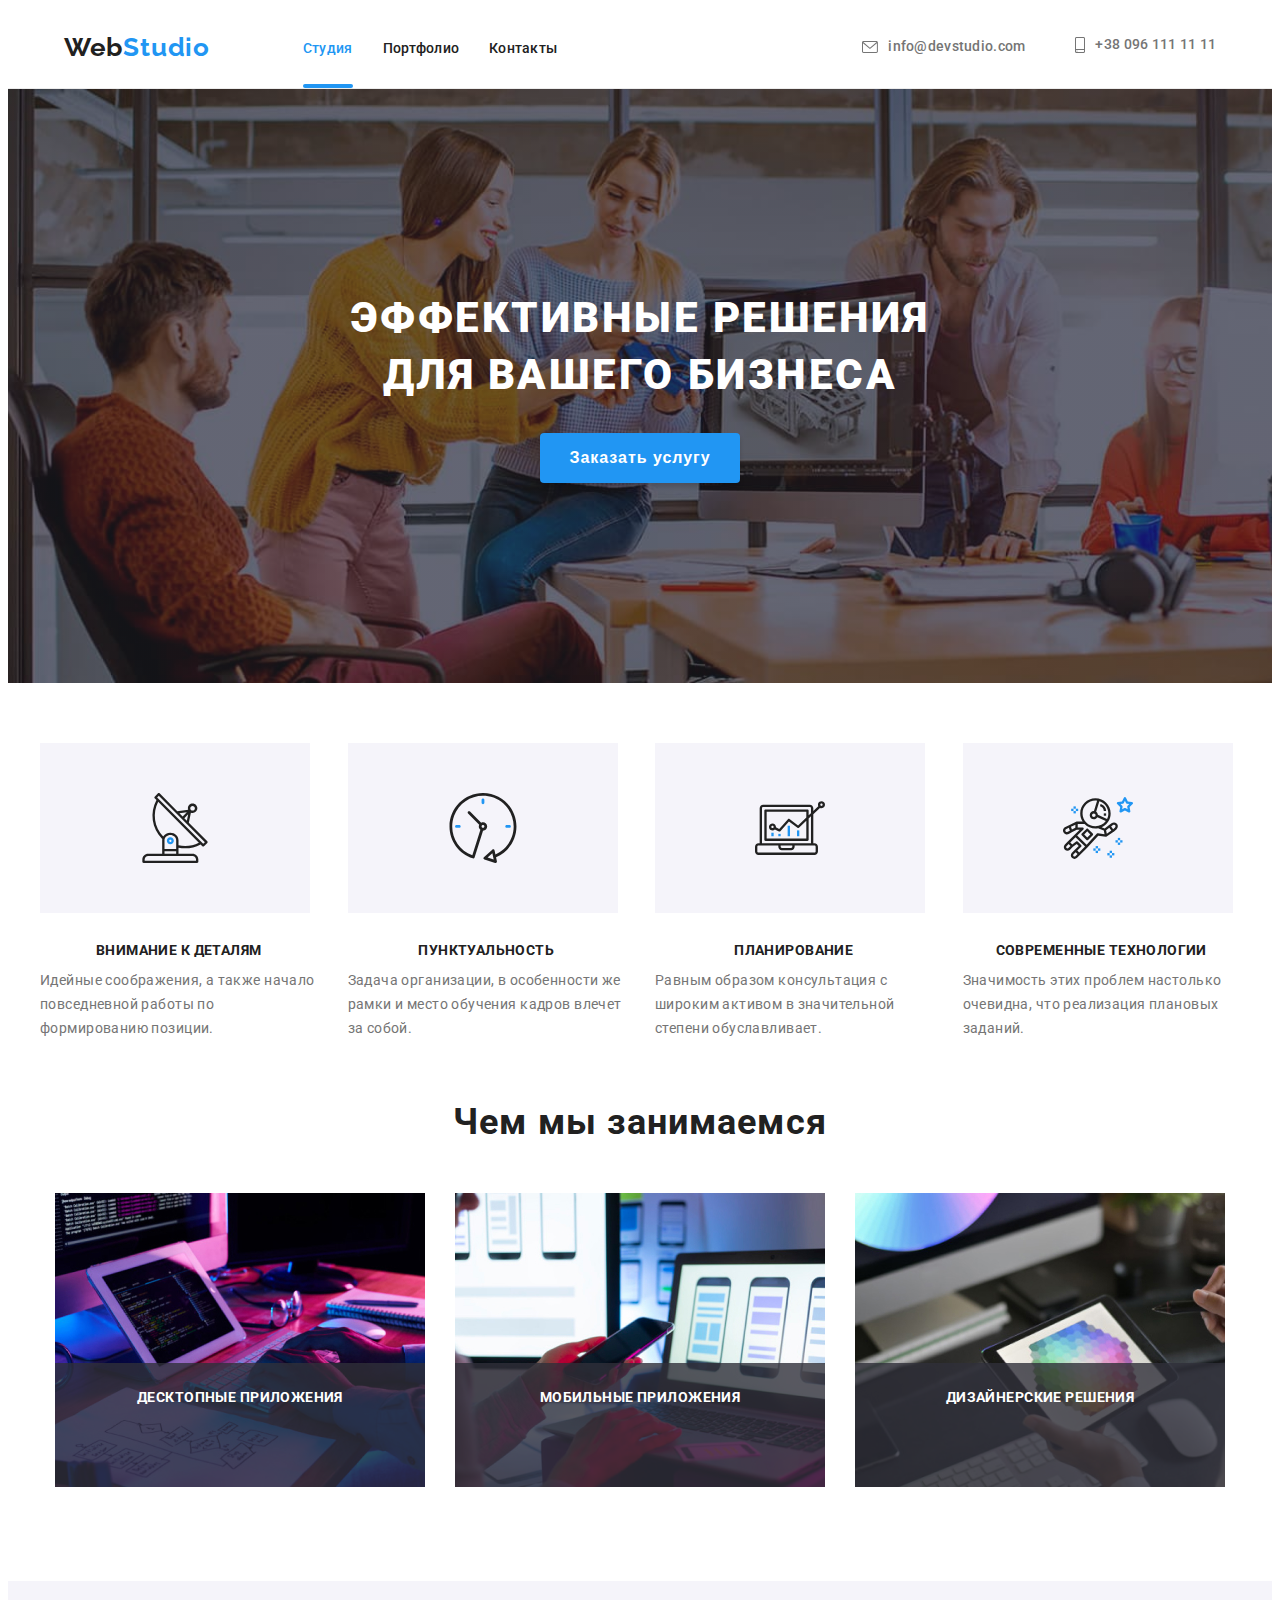
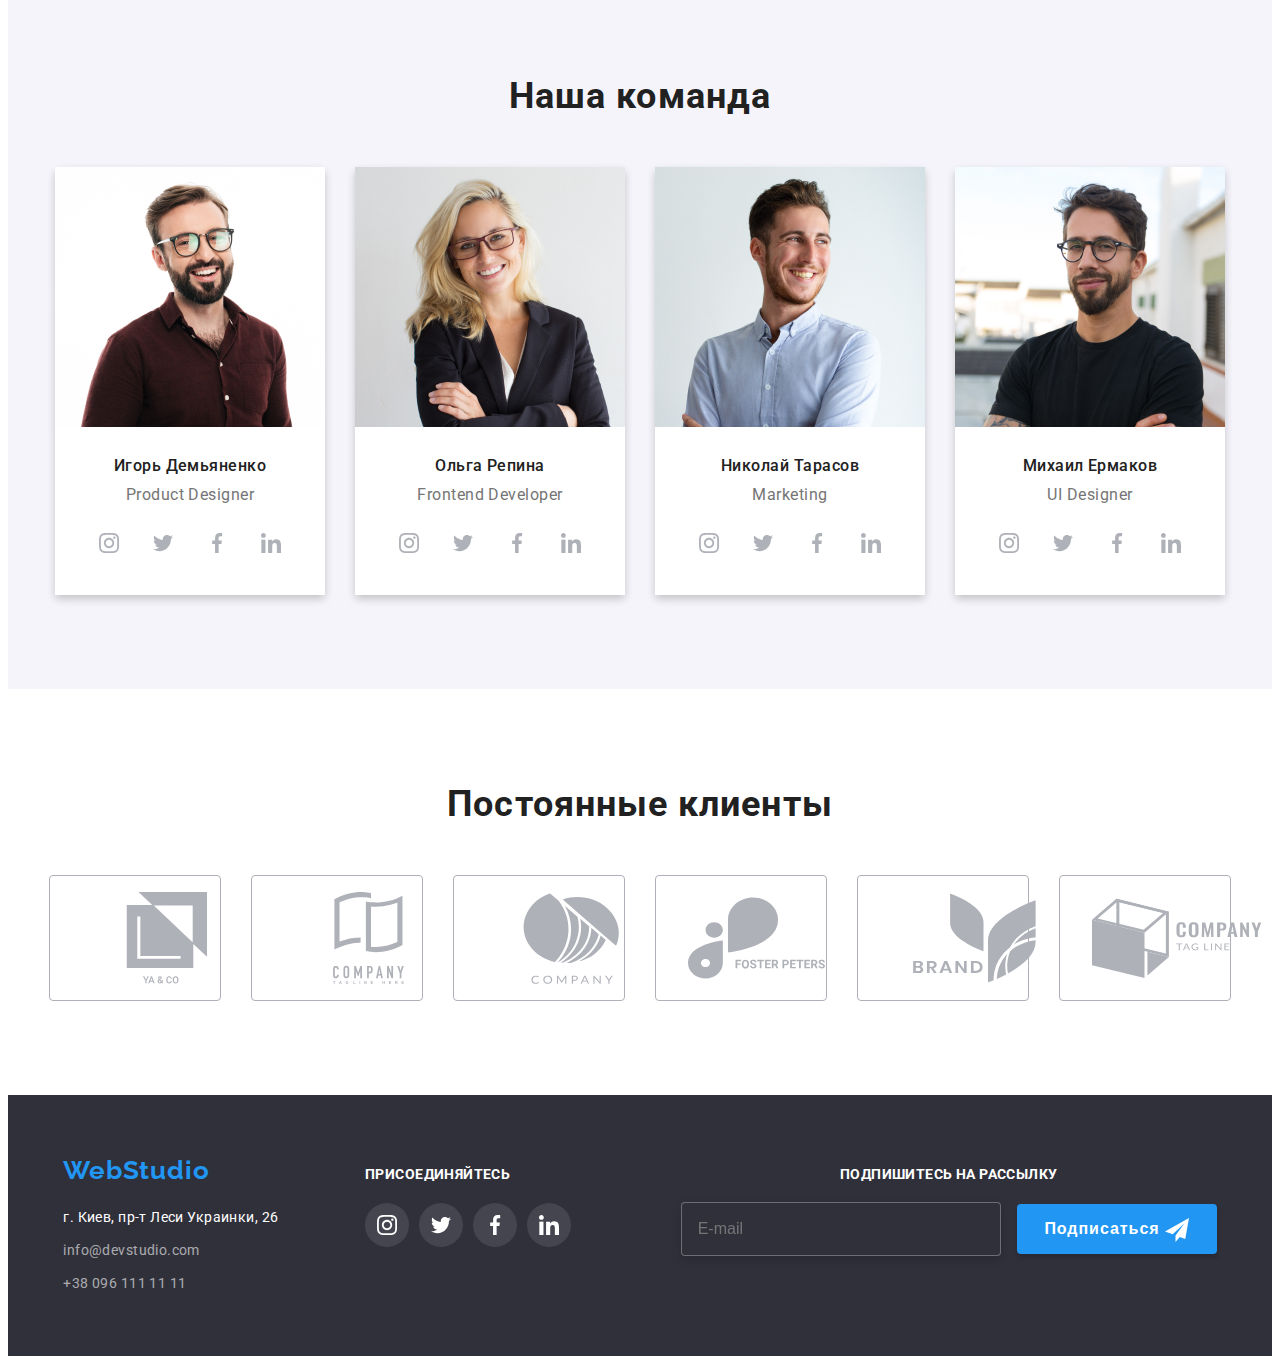
<file: index.html>
<!DOCTYPE html>
<html lang="ru">

<head>
    <meta charset="UTF-8">
    <meta name="viewport" content="width=device-width, initial-scale=1">
    <meta http-equiv="X-UA-Compatible" content="IE=edge">
    <title>WebStudio</title>
    <link rel="preconnect" href="https://fonts.gstatic.com">
    <link rel="stylesheet"
        href="https://fonts.googleapis.com/css2?family=Raleway:wght@700&family=Roboto:wght@400;500;700;900&display=swap">
    <link rel="stylesheet" href="https://cdnjs.cloudflare.com/ajax/libs/modern-normalize/1.0.0/modern-normalize.min.css"
        integrity="sha512-ISS7cAi1PEhQ8jnbJpJZMd29NlhNj4AWYyLOSp2CE/CsHxTCu+r+t0D2yoJudVrd0/8fTVPUVDzY5Tvli75u/g=="
        crossorigin="anonymous" referrerpolicy="no-referrer" />
        <link rel="stylesheet" href="https://cdnjs.cloudflare.com/ajax/libs/animate.css/4.1.1/animate.min.css" />
    <!-- <link rel="stylesheet" href="./css/style.css"> -->
    <link rel="stylesheet" href="./css/main.min.css">
</head>

<body>
    <header class="header">
        <div class="container header__container">
            <a class="logo-link link" href="./index.html"><span class="logo-web">Web</span>Studio</a>
            <button type="button" class="menu-btn" data-menu-button>
                <svg aria-label="Переключатель мобильного меню" width="24" height="16">
                    <use class="menu-btn__icon" href="./images/sprite/sprite.svg#icon-menu_24px">
                    </use>
                </svg>
            </button>
            <div class="nav__container">
                <nav class="navigation">
                    <ul class="nav__list list">
                        <li class="nav__item">
                            <a class="nav__link link nav__link--current " href="./index.html">Студия</a>
                        </li>
                        <li class="nav__item">
                            <a class="nav__link link " href="./portfolio.html">Портфолио</a>
                        </li>
                        <li class="nav__item">
                            <a class="nav__link link" href="#">Контакты</a>
                        </li>
                    </ul>
                </nav>
                <ul class="contact__list list">
                    <li class="contact__item">
                        <a class="contact__link link" href="mailto:info@devstudio.com" lang="en">
                            <svg class="contact__link--icon icon_envelope">
                                <use href="./images/sprite/sprite.svg#icon-envelope"></use>
                            </svg>
                            info@devstudio.com</a>
                    </li>
                    <li class="contact__item">
                        <a class="contact__link link" href="tel:+380961111111">
                            <svg class="contact__link--icon icon_smartphone">
                                <use href="./images/sprite/sprite.svg#icon-smartphone"></use>
                            </svg>
                            +38 096 111 11 11</a>
                    </li>
                </ul>
            </div>
            <div class="menu__container" data-menu>
                <div class="menu">
                    <button class="menu__btn-close" data-menu-close>
                        <svg width="18.67" height="18.67">
                            <use class="menu__btn-close--icon" href="./images/sprite/sprite.svg#icon-close_24px"></use>
                        </svg>
                    </button>
                    <ul class="menu__list list">
                        <li class="menu__item">
                            <a class="menu__link link" href="./index.html">Студия</a>
                        </li>
                        <li class="menu__item">
                            <a class="menu__link link" href="./portfolio.html">Портфолио</a>
                        </li>
                        <li class="menu__item">
                            <a class="menu__link link" href="#">Контакты</a>
                        </li>
                    </ul>
                    </nav>
                    <ul class="menu-contact__list list">
                        <li class="menu-contact__item">
                            <a class="menu-contact__link tel link" href="tel:+380961111111">
                                +38 096 111 11 11</a>
                        </li>
                        <li class="menu-contact__item">
                            <a class="menu-contact__link link" href="mailto:info@devstudio.com" lang="en">
                                info@devstudio.com</a>
                        </li>
                    </ul>
                    <ul class="menu-social__list list">
                        <li class="menu-social__item">
                            <a href="" class="menu-social__link link">Instagram</a>
                        </li>
                        <li class="menu-social__item">
                            <a href="" class="menu-social__link link">Twitter</a>
                        </li>
                        <li class="menu-social__item">
                            <a href="" class="menu-social__link link">Facebook</a>
                        </li>
                        <li class="menu-social__item">
                            <a href="" class="menu-social__link link">Linkedln</a>
                        </li>
                    </ul>
                </div>
            </div>
        </div>
    </header>
    <main class="main">
        <section class="hero">
                <h1 class="hero__title">Эффективные решения<br> для вашего бизнеса</h1>
                <button class="hero__btn btn" type="button" data-modal-open>Заказать услугу</button>
        </section>

        <!-- MODALS -->

        <div class="backdrop is-hidden" data-modal>
            <div class="modal">
                <button class="modal__btn-close" type="button" data-modal-close>
                    <svg class="modal__icon">
                        <use href="./images/sprite/sprite.svg#icon-close"></use>
                    </svg>
                </button>

                <form class="modal-form" method="GET">
                    <h3 class="modal-form__title">Оставьте свои данные, мы вам перезвоним</h3>

                    <label class="modal-form__label">
                        <p>Имя</p>
                        <span class="modal-form__input-wrapper">
                            <input type="text" name="user-name" class="modal-form__input" minlength="2" required>

                            <svg class="modal-form__icon">
                                <use href="./images/sprite/sprite.svg#icon-person"></use>
                            </svg>
                        </span>
                    </label>

                    <label class="modal-form__label">
                        <p>Телефон</p>
                        <span class="modal-form__input-wrapper">
                            <input type="tel" name="user-phone" class="modal-form__input" required
                                pattern="[0-9]{3}-[0-9]{3}-[0-9]{2}-[0-9]{2}">
                            <svg class="modal-form__icon">
                                <use href="./images/sprite/sprite.svg#icon-phone"></use>
                            </svg>
                        </span>
                    </label>

                    <label class="modal-form__label">
                        <p>Почта</p>
                        <span class="modal-form__input-wrapper">
                            <input type="email" name="user-email" class="modal-form__input" required>
                            <svg class="modal-form__icon">
                                <use href="./images/sprite/sprite.svg#icon-email"></use>
                            </svg>
                        </span>
                    </label>

                    <label class="modal-form__label">
                        <p>Комментарий</p>
                        <textarea name="user-message" rows="10" class="modal-form__message"
                            placeholder="Введите текст"></textarea>
                    </label>

                    <input type="checkbox" class="modal-form__checkbox visually-hidden" id="checkbox-contract">
                    <label for="checkbox-contract" class="modal-form__checkbox-contract">Соглашаюсь с рассылкой и
                        принимаю <a href="" class="contract-link">Условия договора</a></label>
                    <button type="submit" class="modal-form__btn btn">Отправить</button>
                </form>
            </div>
        </div>

        <!-- FEATURES -->

        <section class="features">
            <div class="container">
                <ul class="feature__list list">
                    <li class="feature__item link">
                        <div class="feature__thumb">
                            <svg width="70" heigth="70">
                                <use href="./images/sprite/sprite.svg#icon-antenna"></use>
                            </svg>
                        </div>
                        <h2 class="feature__title">Внимание к деталям</h2>
                        <p class="feature__text">Идейные соображения, а также начало повседневной работы по
                            формированию позиции.</p>
                    </li>
                    <li class="feature__item link">
                        <div class="feature__thumb">
                            <svg width="70" heigth="70">
                                <use href="./images/sprite/sprite.svg#icon-clock"></use>
                            </svg>
                        </div>
                        <h2 class="feature__title">Пунктуальность</h2>
                        <p class="feature__text">Задача организации, в особенности же рамки и место обучения
                            кадров
                            влечет за собой.</p>
                    </li>
                    <li class="feature__item link">
                        <div class="feature__thumb">
                            <svg width="70" heigth="70">
                                <use href="./images/sprite/sprite.svg#icon-diagram"></use>
                            </svg>
                        </div>
                        <h2 class="feature__title">Планирование</h2>
                        <p class="feature__text">Равным образом консультация с широким активом в
                            значительной
                            степени обуславливает.</p>
                    </li>
                    <li class="feature__item link">
                        <div class="feature__thumb">
                            <svg width="70" heigth="70">
                                <use href="./images/sprite/sprite.svg#icon-astronaut"></use>
                            </svg>
                        </div>
                        <h2 class="feature__title">Современные технологии</h2>
                        <p class="feature__text">Значимость этих проблем настолько очевидна, что реализация
                            плановых заданий.</p>
                    </li>
                </ul>
            </div>
        </section>

        <!--SPECIFICATION-->

        <section class="specification">
            <div class="container specification__container">
                <h2 class="title">Чем мы занимаемся</h2>
                <ul class="specification__list list">
                    <li class="specification__item">
                        <img src="./images/specification/img-1.jpg"
                            alt="work with laptop" width="370" height="294">
                        <div class="specification__text-container">
                            <p class="specification__text">Десктопные приложения</p>
                        </div>
                    </li>
                    <li class="specification__item">
                        <img src="./images/specification/img-2.jpg"
                            alt="work with laptop and phone" width="370" height="294">
                        <div class="specification__text-container">
                            <p class="specification__text">Мобильные приложения</p>
                        </div>
                    </li>
                    <li class="specification__item">
                        <img src="./images/specification/img-3.jpg"
                            alt="work with a tablet" width="370" height="294">
                        <div class="specification__text-container">
                            <p class="specification__text">Дизайнерские решения</p>
                        </div>
                    </li>
                </ul>
            </div>
        </section>

        <!--TEAM-->

        <section class="team">
            <div class="container">
                <h2 class="title">Наша команда</h2>
                <ul class="team__list list">
                    <li class="team__item">
                        <picture>
                    <source
                        srcset="./images/team/img-1-desktop.jpg 1x" type="image/jpeg"
                        media="(min-width: 1200px)">
                    <source
                        srcset="./images/team/img-1-tablet.jpg 1x, ./images/team/img-1-tablet@2x.jpg 2x" type="image/jpeg"
                        media="(min-width: 768px)">
                        <source
                                srcset="./images/team/img-1-mobile.jpg 1x, ./images/team/img-1-mobile@2x.jpg 2x" type="image/jpeg"
                                media="(max-width: 767px)">
                        <img class="team__img" src="#"
                            alt="igor demyanenko product designer">
                        </picture>
                        <div class="team__box">
                            <h3 class="team__name">Игорь Демьяненко</h3>
                            <p class="team__position">Product Designer</p>
                            <ul class="social__list list">
                                <li class="social__item">
                                    <a href="" class="social__link link">
                                        <svg class="social__icon">
                                            <use href="./images/sprite/sprite.svg#icon-instagram"></use>
                                        </svg>
                                    </a>
                                </li>
                                <li class="social__item">
                                    <a href="" class="social__link link">
                                        <svg class="social__icon">
                                            <use href="./images/sprite/sprite.svg#icon-twitter"></use>
                                        </svg>
                                    </a>
                                </li>
                                <li class="social__item">
                                    <a href="" class="social__link link">
                                        <svg class="social__icon">
                                            <use href="./images/sprite/sprite.svg#icon-facebook"></use>
                                        </svg>
                                    </a>
                                </li>
                                <li class="social__item">
                                    <a href="" class="social__link link">
                                        <svg class="social__icon">
                                            <use href="./images/sprite/sprite.svg#icon-linkedin"></use>
                                        </svg>
                                    </a>
                                </li>
                            </ul>
                        </div>
                    </li>
                    <li class="team__item">
                        <picture>
                            <source
                            srcset="./images/team/img-2-desktop.jpg 1x" type="image/jpeg"
                            media="(min-width: 1200px)">
                        <source
                            srcset="./images/team/img-2-tablet.jpg 1x, ./images/team/img-2-tablet@2x.jpg 2x" type="image/jpeg"
                            media="(min-width: 768px)">
                            <source
                                    srcset="./images/team/img-2-mobile.jpg 1x, ./images/team/img-2-mobile@2x.jpg 2x" type="image/jpeg"
                                    media="(max-width: 767px)">
                        <img class="team-list__item__img" src="#"
                            alt="olga repina Frontend Developer">
                        </picture>
                        <div class="team__box">
                            <h3 class="team__name">Ольга Репина</h3>
                            <p class="team__position">Frontend Developer</p>
                            <ul class="social__list list">
                                <li class="social__item">
                                    <a href="" class="social__link link">
                                        <svg class="social__icon">
                                            <use href="./images/sprite/sprite.svg#icon-instagram"></use>
                                        </svg>
                                    </a>
                                </li>
                                <li class="social__item">
                                    <a href="" class="social__link link">
                                        <svg class="social__icon">
                                            <use href="./images/sprite/sprite.svg#icon-twitter"></use>
                                        </svg>
                                    </a>
                                </li>
                                <li class="social__item">
                                    <a href="" class="social__link link">
                                        <svg class="social__icon">
                                            <use href="./images/sprite/sprite.svg#icon-facebook"></use>
                                        </svg>
                                    </a>
                                </li>
                                <li class="social__item">
                                    <a href="" class="social__link link">
                                        <svg class="social__icon">
                                            <use href="./images/sprite/sprite.svg#icon-linkedin"></use>
                                        </svg>
                                    </a>
                                </li>
                            </ul>
                        </div>
                    </li>
                    <li class="team__item">
                        <picture>
                            <source
                        srcset="./images/team/img-3-desktop.jpg 1x" type="image/jpeg"
                        media="(min-width: 1200px)">
                    <source
                        srcset="./images/team/img-3-tablet.jpg 1x, ./images/team/img-3-tablet@2x.jpg 2x" type="image/jpeg"
                        media="(min-width: 768px)">
                        <source
                                srcset="./images/team/img-3-mobile.jpg 1x, ./images/team/img-3-mobile@2x.jpg 2x" type="image/jpeg"
                                media="(max-width: 767px)">
                                <img class="team-list__item__img" src="#" alt="nikolay tarasov marketing">
                        </picture>                        
                        <div class="team__box">
                            <h3 class="team__name">Николай Тарасов</h3>
                            <p class="team__position">Marketing</p>
                            <ul class="social__list list">
                                <li class="social__item">
                                    <a href="" class="social__link">
                                        <svg class="social__icon">
                                            <use href="./images/sprite/sprite.svg#icon-instagram"></use>
                                        </svg>
                                    </a>
                                </li>
                                <li class="social__item">
                                    <a href="" class="social__link link">
                                        <svg class="social__icon">
                                            <use href="./images/sprite/sprite.svg#icon-twitter"></use>
                                        </svg>
                                    </a>
                                </li>
                                <li class="social__item">
                                    <a href="" class="social__link link">
                                        <svg class="social__icon">
                                            <use href="./images/sprite/sprite.svg#icon-facebook"></use>
                                        </svg>
                                    </a>
                                </li>
                                <li class="social__item">
                                    <a href="" class="social__link link">
                                        <svg class="social__icon">
                                            <use href="./images/sprite/sprite.svg#icon-linkedin"></use>
                                        </svg>
                                    </a>
                                </li>
                            </ul>
                        </div>
                    </li>
                    <li class="team__item">
                        <picture>
                            <source
                            srcset="./images/team/img-4-desktop.jpg 1x" type="image/jpeg"
                            media="(min-width: 1200px)">
                        <source
                            srcset="./images/team/img-4-tablet.jpg 1x, ./images/team/img-4-tablet@2x.jpg 2x" type="image/jpeg"
                            media="(min-width: 768px)">
                            <source
                                    srcset="./images/team/img-4-mobile.jpg 1x, ./images/team/img-4-mobile@2x.jpg 2x" type="image/jpeg"
                                    media="(max-width: 767px)">
                        <img class="team-list__item__img" src="#"
                            alt="mikhail yermakov ui designer">
                        </picture>
                        <div class="team__box">
                            <h3 class="team__name">Михаил Ермаков</h3>
                            <p class="team__position">UI Designer</p>
                            <ul class="social__list list">
                                <li class="social__item">
                                    <a href="" class="social__link link">
                                        <svg class="social__icon">
                                            <use href="./images/sprite/sprite.svg#icon-instagram"></use>
                                        </svg>
                                    </a>
                                </li>
                                <li class="social__item">
                                    <a href="" class="social__link link">
                                        <svg class="social__icon">
                                            <use href="./images/sprite/sprite.svg#icon-twitter"></use>
                                        </svg>
                                    </a>
                                </li>
                                <li class="social__item">
                                    <a href="" class="social__link link">
                                        <svg class="social__icon">
                                            <use href="./images/sprite/sprite.svg#icon-facebook"></use>
                                        </svg>
                                    </a>
                                </li>
                                <li class="social__item">
                                    <a href="" class="social__link link">
                                        <svg class="social__icon">
                                            <use href="./images/sprite/sprite.svg#icon-linkedin"></use>
                                        </svg>
                                    </a>
                                </li>
                            </ul>
                        </div>
                    </li>
                </ul>
            </div>
        </section>

        <!-- CLIENT -->
        <section class="client">
            <div class="container client__container">
                <h2 class="title">Постоянные клиенты</h2>
                <ul class="client__list list">
                    <li class="client__item">
                        <a href="" class="client__link link">
                            <svg class="client__icon">
                                <use href="./images/sprite/sprite.svg#icon-group-1"></use>
                            </svg>
                        </a>
                    </li>
                    <li class="client__item">
                        <a href="" class="client__link link">
                            <svg class="client__icon">
                                <use href="./images/sprite/sprite.svg#icon-group-2"></use>
                            </svg>
                        </a>
                    </li>
                    <li class="client__item">
                        <a href="" class="client__link link">
                            <svg class="client__icon">
                                <use href="./images/sprite/sprite.svg#icon-group-3"></use>
                            </svg>
                        </a>
                    </li>
                    <li class="client__item">
                        <a href="" class="client__link link">
                            <svg class="client__icon">
                                <use href="./images/sprite/sprite.svg#icon-group-4"></use>
                            </svg>
                        </a>
                    </li>
                    <li class="client__item">
                        <a href="" class="client__link link">
                            <svg class="client__icon">
                                <use href="./images/sprite/sprite.svg#icon-group-5"></use>
                            </svg>
                        </a>
                    </li>
                    <li class="client__item">
                        <a href="" class="client__link link">
                            <svg class="client__icon">
                                <use href="./images/sprite/sprite.svg#icon-group-6"></use>
                            </svg>
                        </a>
                    </li>
                </ul>
            </div>
        </section>
    </main>

    <!--FOOTER-->

    <footer class="footer">
        <div class="container footer__container">
            <div class="footer__addres">
                <a class="footer__logo link" href="./index.html">Web<span class="footer__logo--web">Studio</span></a>
                <address>
                    <p class="addres">г. Киев, пр-т Леси Украинки, 26</p>
                </address>
                <ul class="footer__list list">
                    <li class="footer__item">
                        <a class="footer__link link" href="mailto:info@devstudio.com">info@devstudio.com</a>
                    </li>
                    <li class="footer__item">
                        <a class="footer__link link" href="tel:+380961111111">+38 096 111 11 11</a>
                    </li>
                </ul>
            </div>
            <div class="footer-social__container">
                <h3 class="footer-social__title">присоединяйтесь</h3>
                <ul class="footer-social__list list">
                    <li class="footer-social__item">
                        <a href="" class="footer-social__link link">
                            <svg class="footer-social__icon">
                                <use href="./images/sprite/sprite.svg#icon-instagram"></use>
                            </svg>
                        </a>
                    </li>
                    <li class="footer-social__item">
                        <a href="" class="footer-social__link link">
                            <svg class="footer-social__icon">
                                <use href="./images/sprite/sprite.svg#icon-twitter"></use>
                            </svg>
                        </a>
                    </li>
                    <li class="footer-social__item">
                        <a href="" class="footer-social__link link">
                            <svg class="footer-social__icon">
                                <use href="./images/sprite/sprite.svg#icon-facebook"></use>
                            </svg>
                        </a>
                    </li>
                    <li class="footer-social__item">
                        <a href="" class="footer-social__link link">
                            <svg class="footer-social__icon">
                                <use href="./images/sprite/sprite.svg#icon-linkedin"></use>
                            </svg>
                        </a>
                    </li>
                </ul>
            </div>
            <div class="footer-form__container ">
                <form action="#" class="footer-form" method="GET">
                    <h3 class="footer-form__title">Подпишитесь на рассылку</h3>
                    <label>
                        <input type="email" name="user-email" class="footer-form__input" required placeholder="E-mail">

                    </label>
                    <button type="submit" class="footer-form__btn">Подписаться

                        <svg class="footer-form__btn--icon">
                            <use href="./images/sprite/sprite.svg#icon-icon-send"></use>
                        </svg>


                    </button>
                </form>
            </div>
        </div>
    </footer>

    <script src="./js/modal.js"></script>
    <script src="./js/mobile-menu.js"></script>
</body>

</html>
</file>
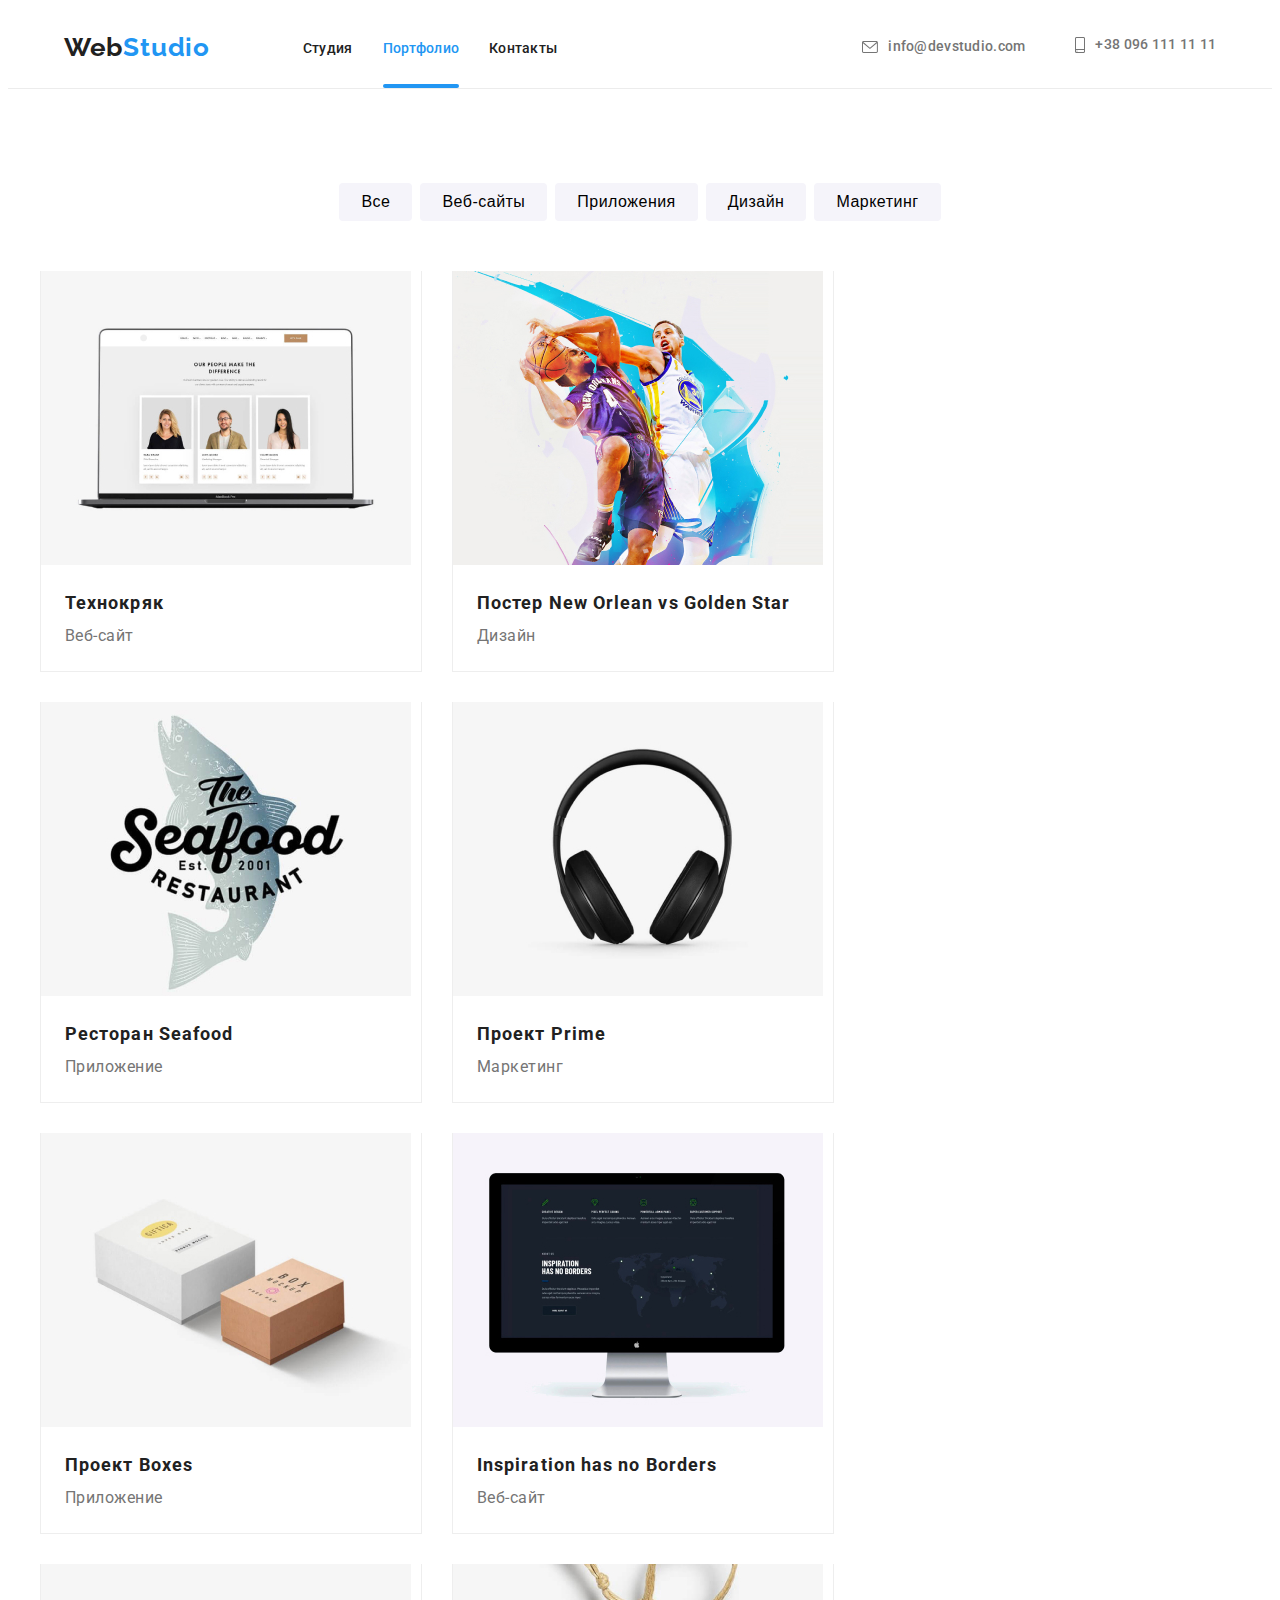
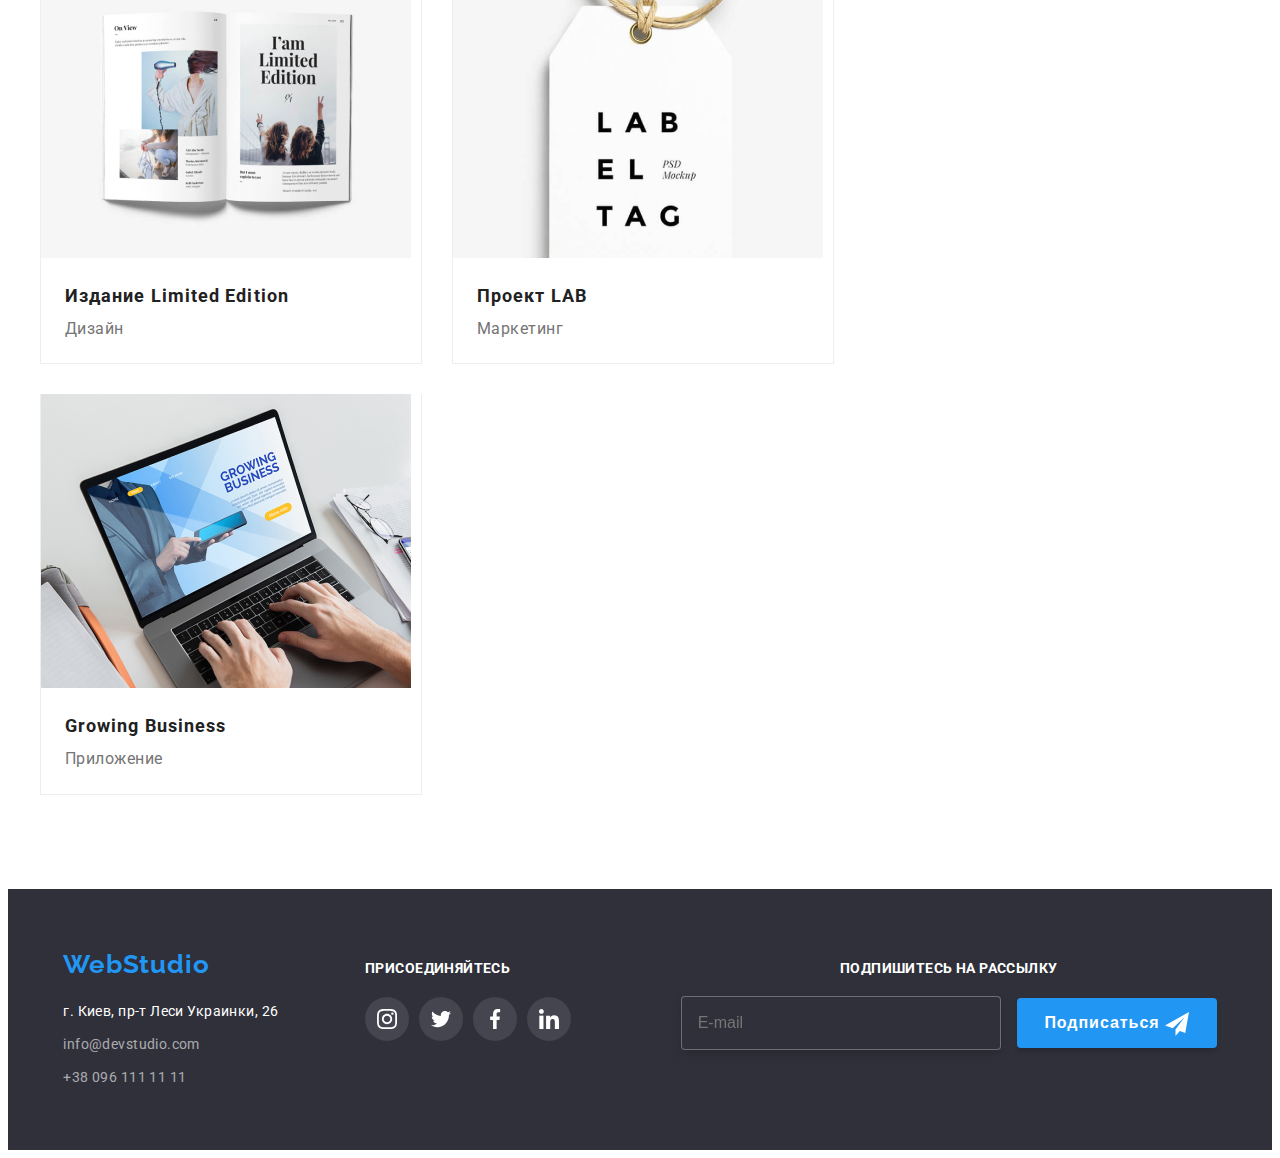
<file: portfolio.html>
<!DOCTYPE html>
<html lang="en">

<head>
    <meta charset="UTF-8">
    <meta http-equiv="X-UA-Compatible" content="IE=edge">
    <meta name="viewport" content="width=device-width, initial-scale=1.0">
    <title>WebStudio</title>
    <link rel="preconnect" href="https://fonts.gstatic.com">
    <link
        href="https://fonts.googleapis.com/css2?family=Raleway:wght@700&family=Roboto:wght@400;500;700;900&display=swap"
        rel="stylesheet">
    <link rel="stylesheet" href="https://cdnjs.cloudflare.com/ajax/libs/modern-normalize/1.0.0/modern-normalize.min.css"
        integrity="sha512-ISS7cAi1PEhQ8jnbJpJZMd29NlhNj4AWYyLOSp2CE/CsHxTCu+r+t0D2yoJudVrd0/8fTVPUVDzY5Tvli75u/g=="
        crossorigin="anonymous" referrerpolicy="no-referrer" />
    <!-- <link rel="stylesheet" href="./css/style.css"> -->
    <link rel="stylesheet" href="./css/main.min.css">
</head>

<body>
    <header class="header">
        <div class="container header__container">
            <a class="logo-link link" href="./index.html"><span class="logo-web">Web</span>Studio</a>
            <button type="button" class="menu-btn" data-menu-button>
                <svg aria-label="Переключатель мобильного меню" width="24" height="16">
                    <use class="menu-btn__icon" href="./images/sprite/sprite.svg#icon-menu_24px">
                    </use>
                </svg>
            </button>
            <div class="nav__container">
                <nav class="navigation">
                    <ul class="nav__list list">
                        <li class="nav__item">
                            <a class="nav__link link" href="./index.html">Студия</a>
                        </li>
                        <li class="nav__item">
                            <a class="nav__link link nav__link--current" href="./portfolio.html">Портфолио</a>
                        </li>
                        <li class="nav__item">
                            <a class="nav__link link" href="#">Контакты</a>
                        </li>
                    </ul>
                </nav>
                <ul class="contact__list list">
                    <li class="contact__item">
                        <a class="contact__link link" href="mailto:info@devstudio.com" lang="en">
                            <svg class="contact__link--icon icon_envelope">
                                <use href="./images/sprite/sprite.svg#icon-envelope"></use>
                            </svg>
                            info@devstudio.com</a>
                    </li>
                    <li class="contact__item">
                        <a class="contact__link link" href="tel:+380961111111">
                            <svg class="contact__link--icon icon_smartphone">
                                <use href="./images/sprite/sprite.svg#icon-smartphone"></use>
                            </svg>
                            +38 096 111 11 11</a>
                    </li>
                </ul>
            </div>
            <div class="menu__container" data-menu>
                <div class="menu">
                    <button class="menu__btn-close" data-menu-close>
                        <svg width="18.67" height="18.67">
                            <use class="menu__btn-close--icon" href="./images/sprite/sprite.svg#icon-close_24px"></use>
                        </svg>
                    </button>
                    <ul class="menu__list list">
                        <li class="menu__item">
                            <a class="menu__link link" href="./index.html">Студия</a>
                        </li>
                        <li class="menu__item">
                            <a class="menu__link link" href="./portfolio.html">Портфолио</a>
                        </li>
                        <li class="menu__item">
                            <a class="menu__link link" href="#">Контакты</a>
                        </li>
                    </ul>
                    </nav>
                    <ul class="menu-contact__list list">
                        <li class="menu-contact__item">
                            <a class="menu-contact__link tel link" href="tel:+380961111111">
                                +38 096 111 11 11</a>
                        </li>
                        <li class="menu-contact__item">
                            <a class="menu-contact__link link" href="mailto:info@devstudio.com" lang="en">
                                info@devstudio.com</a>
                        </li>
                    </ul>
                    <ul class="menu-social__list list">
                        <li class="menu-social__item">
                            <a href="" class="menu-social__link link">Instagram</a>
                        </li>
                        <li class="menu-social__item">
                            <a href="" class="menu-social__link link">Twitter</a>
                        </li>
                        <li class="menu-social__item">
                            <a href="" class="menu-social__link link">Facebook</a>
                        </li>
                        <li class="menu-social__item">
                            <a href="" class="menu-social__link link">Linkedln</a>
                        </li>
                    </ul>
                </div>
            </div>
        </div>
    </header>
    <main class="main">
        <div class="container main__container">
            <ul class="filter__list list">
                <li class="filter__item">
                    <button class="filter__btn btn" type="button">Все</button>
                </li>
                <li class="filter__item">
                    <button class="filter__btn btn" type="button">Веб-сайты</button>
                </li>
                <li class="filter__item">
                    <button class="filter__btn btn" type="button">Приложения</button>
                </li>
                <li class="filter__item">
                    <button class="filter__btn btn" type="button">Дизайн</button>
                </li>
                <li class="filter__item">
                    <button class="filter__btn btn" type="button">Маркетинг</button>
                </li>
            </ul>
            <ul class="project__list list">
                <li class="project__item">
                    <a href="" class="project__link link">
                        <div class="project__img">
                            <picture>
                            <source
                            srcset="./images/portfolio/img-1-desktop.jpg 1x" type="image/jpeg"
                            media="(min-width: 1200px)">
                        <source
                            srcset="./images/portfolio/img-1-tablet.jpg 1x, ./images/portfolio/img-1-tablet@2x.jpg 2x" type="image/jpeg"
                            media="(min-width: 768px)">
                            <source
                                    srcset="./images/portfolio/img-1-mobile.jpg 1x, ./images/portfolio/img-1-mobile@2x.jpg 2x" type="image/jpeg"
                                    media="(max-width: 767px)">
                            <img src="./images/portfolio/img-1-desktop.jpg" alt="open page laptop">
                        </picture>
                            <p class="project__text-overlay">Технокряк это современная площадка распространения
                                коронавируса. Компании используют эту платформу для цифрового
                                шпионажа и атак на защищённые сервера конкурентов.</p>
                        </div>
                        <div class="project__card">
                            <h3 class="project__title">Технокряк</h3>
                            <p class="project__text">Веб-сайт</p>
                        </div>
                    </a>
                </li>
                <li class="project__item">
                    <a href="" class="project__link link">
                        <div class="project__img">
                            <picture>
                            <source
                            srcset="./images/portfolio/img-2-desktop.jpg 1x" type="image/jpeg"
                            media="(min-width: 1200px)">
                        <source
                            srcset="./images/portfolio/img-2-tablet.jpg 1x, ./images/portfolio/img-2-tablet@2x.jpg 2x" type="image/jpeg"
                            media="(min-width: 768px)">
                            <source
                                    srcset="./images/portfolio/img-2-mobile.jpg 1x, ./images/portfolio/img-2-mobile@2x.jpg 2x" type="image/jpeg"
                                    media="(max-width: 767px)">
                            <img src="./images/portfolio/img-2-desktop.jpg" alt="basketball player with ball">
                        </picture>
                            <p class="project__text-overlay"></p>
                        </div>
                        <div class="project__card">
                            <h3 class="project__title">Постер New Orlean vs Golden Star</h3>
                            <p class="project__text">Дизайн</p>
                        </div>
                    </a>
                </li>
                <li class="project__item">
                    <a href="" class="project__link link">
                        <div class="project__img">
                            <picture>
                            <source
                            srcset="./images/portfolio/img-3-desktop.jpg 1x" type="image/jpeg"
                            media="(min-width: 1200px)">
                        <source
                            srcset="./images/portfolio/img-3-tablet.jpg 1x, ./images/portfolio/img-3-tablet@2x.jpg 2x" type="image/jpeg"
                            media="(min-width: 768px)">
                            <source
                                    srcset="./images/portfolio/img-3-mobile.jpg 1x, ./images/portfolio/img-3-mobile@2x.jpg 2x" type="image/jpeg"
                                    media="(max-width: 767px)">
                            <img src="./images/portfolio/img-3-desktop.jpg" alt="restoraunt logo Seafood">
                            </picture>
                            <p class="project__text-overlay"></p>
                        </div>
                        <div class="project__card">
                            <h3 class="project__title">Ресторан Seafood</h3>
                            <p class="project__text">Приложение</p>
                        </div>
                    </a>
                </li>
                <li class="project__item">
                    <a href="" class="project__link link">
                        <div class="project__img">
                            <picture>
                            <source
                            srcset="./images/portfolio/img-4-desktop.jpg 1x" type="image/jpeg"
                            media="(min-width: 1200px)">
                        <source
                            srcset="./images/portfolio/img-4-tablet.jpg 1x, ./images/portfolio/img-4-tablet@2x.jpg 2x" type="image/jpeg"
                            media="(min-width: 768px)">
                            <source
                                    srcset="./images/portfolio/img-4-mobile.jpg 1x, ./images/portfolio/img-4-mobile@2x.jpg 2x" type="image/jpeg"
                                    media="(max-width: 767px)">
                            <img src="./images/portfolio/img-4-desktop.jpg" alt="headphones">
                        </picture>
                            <p class="project__text-overlay"></p>
                        </div>
                        <div class="project__card">
                            <h3 class="project__title">Проект Prime</h3>
                            <p class="project__text">Маркетинг</p>
                        </div>
                    </a>
                </li>
                <li class="project__item">
                    <a href="" class="project__link link">
                        <div class="project__img">
                            <picture>
                            <source
                            srcset="./images/portfolio/img-5-desktop.jpg 1x" type="image/jpeg"
                            media="(min-width: 1200px)">
                        <source
                            srcset="./images/portfolio/img-5-tablet.jpg 1x, ./images/portfolio/img-5-tablet@2x.jpg 2x" type="image/jpeg"
                            media="(min-width: 768px)">
                            <source
                                    srcset="./images/portfolio/img-5-mobile.jpg 1x, ./images/portfolio/img-5-mobile@2x.jpg 2x" type="image/jpeg"
                                    media="(max-width: 767px)">
                            <img src="./images/portfolio/img-5-desktop.jpg" alt="boxes">
                        </picture>
                            <p class="project__text-overlay"></p>
                        </div>
                        <div class="project__card">
                            <h3 class="project__title">Проект Boxes</h3>
                            <p class="project__text">Приложение</p>
                        </div>
                    </a>
                </li>
                <li class="project__item">
                    <a href="" class="project__link link">
                        <div class="project__img">
                            <picture>
                            <source
                            srcset="./images/portfolio/img-6-desktop.jpg 1x" type="image/jpeg"
                            media="(min-width: 1200px)">
                        <source
                            srcset="./images/portfolio/img-6-tablet.jpg 1x, ./images/portfolio/img-6-tablet@2x.jpg 2x" type="image/jpeg"
                            media="(min-width: 768px)">
                            <source
                                    srcset="./images/portfolio/img-6-mobile.jpg 1x, ./images/portfolio/img-6-mobile@2x.jpg 2x" type="image/jpeg"
                                    media="(max-width: 767px)">
                            <img src="./images/portfolio/img-6-desktop.jpg" alt="open website">
                        </picture>
                            <p class="project__text-overlay"></p>
                        </div>
                        <div class="project__card">
                            <h3 class="project__title">Inspiration has no Borders</h3>
                            <p class="project__text">Веб-сайт</p>
                        </div>
                    </a>
                </li>
                <li class="project__item">
                    <a href="" class="project__link link">
                        <div class="project__img">
                            <picture>
                            <source
                            srcset="./images/portfolio/img-7-desktop.jpg 1x" type="image/jpeg"
                            media="(min-width: 1200px)">
                        <source
                            srcset="./images/portfolio/img-7-tablet.jpg 1x, ./images/portfolio/img-7-tablet@2x.jpg 2x" type="image/jpeg"
                            media="(min-width: 768px)">
                            <source
                                    srcset="./images/portfolio/img-7-mobile.jpg 1x, ./images/portfolio/img-7-mobile@2x.jpg 2x" type="image/jpeg"
                                    media="(max-width: 767px)">
                            <img src="./images/portfolio/img-7-desktop.jpg" alt="open magazine">
                        </picture>
                            <p class="project__text-overlay"></p>
                        </div>
                        <div class="project__card">
                            <h3 class="project__title">Издание Limited Edition</h3>
                            <p class="project__text">Дизайн</p>
                        </div>
                    </a>
                </li>
                <li class="project__item">
                    <a href="" class="project__link link">
                        <div class="project__img">
                            <picture>
                            <source
                            srcset="./images/portfolio/img-8-desktop.jpg 1x" type="image/jpeg"
                            media="(min-width: 1200px)">
                        <source
                            srcset="./images/portfolio/img-8-tablet.jpg 1x, ./images/portfolio/img-8-tablet@2x.jpg 2x" type="image/jpeg"
                            media="(min-width: 768px)">
                            <source srcset="./images/portfolio/img-8-mobile.jpg 1x, ./images/portfolio/img-8-mobile@2x.jpg 2x" type="image/jpeg"
                             media="(max-width: 767px)">                         
                             <img src="./images/portfolio/img-8-desktop.jpg" alt="marketing">
                        </picture>
                            <p class="project__text-overlay"></p>
                        </div>
                        <div class="project__card">
                            <h3 class="project__title">Проект LAB</h3>
                            <p class="project__text">Маркетинг</p>
                        </div>
                    </a>
                </li>
                <li class="project__item">
                    <div class="project__img">
                        <picture>
                        <source
                        srcset="./images/portfolio/img-9-desktop.jpg 1x" type="image/jpeg"
                        media="(min-width: 1200px)">
                    <source
                        srcset="./images/portfolio/img-9-tablet.jpg 1x, ./images/portfolio/img-9-tablet@2x.jpg 2x" type="image/jpeg"
                        media="(min-width: 768px)">
                    <source
                        srcset="./images/portfolio/img-9-mobile.jpg 1x, ./images/portfolio/img-9-mobile@2x.jpg 2x" type="image/jpeg"
                        media="(max-width: 767px)">
                        <img src="./images/portfolio/img-9-desktop.jpg" alt="man working with laptop">
                    </picture>
                        <p class="project__text-overlay"></p>
                    </div>
                    <div class="project__card">
                        <h3 class="project__title">Growing Business</h3>
                        <p class="project__text">Приложение</p>
                    </div>
                    </a>
                </li>
            </ul>
        </div>
    </main>
    <footer class="footer">
        <div class="container footer__container">
            <div class="footer__addres">
                <a class="footer__logo link" href="./index.html">Web<span class="footer__logo--web">Studio</span></a>
                <address>
                    <p class="addres">г. Киев, пр-т Леси Украинки, 26</p>
                </address>
                <ul class="footer__list list">
                    <li class="footer__item">
                        <a class="footer__link link" href="mailto:info@devstudio.com">info@devstudio.com</a>
                    </li>
                    <li class="footer__item">
                        <a class="footer__link link" href="tel:+380961111111">+38 096 111 11 11</a>
                    </li>
                </ul>
            </div>
            <div class="footer-social__container">
                <h3 class="footer-social__title">присоединяйтесь</h3>
                <ul class="footer-social__list list">
                    <li class="footer-social__item">
                        <a href="" class="footer-social__link link">
                            <svg class="footer-social__icon">
                                <use href="./images/sprite/sprite.svg#icon-instagram"></use>
                            </svg>
                        </a>
                    </li>
                    <li class="footer-social__item">
                        <a href="" class="footer-social__link link">
                            <svg class="footer-social__icon">
                                <use href="./images/sprite/sprite.svg#icon-twitter"></use>
                            </svg>
                        </a>
                    </li>
                    <li class="footer-social__item">
                        <a href="" class="footer-social__link link">
                            <svg class="footer-social__icon">
                                <use href="./images/sprite/sprite.svg#icon-facebook"></use>
                            </svg>
                        </a>
                    </li>
                    <li class="footer-social__item">
                        <a href="" class="footer-social__link link">
                            <svg class="footer-social__icon">
                                <use href="./images/sprite/sprite.svg#icon-linkedin"></use>
                            </svg>
                        </a>
                    </li>
                </ul>
            </div>
            <div class="footer-form__container ">
                <form action="#" class="footer-form" method="GET">
                    <h3 class="footer-form__title">Подпишитесь на рассылку</h3>
                    <label>
                        <input type="email" name="user-email" class="footer-form__input" required placeholder="E-mail">

                    </label>
                    <button type="submit" class="footer-form__btn">Подписаться

                        <svg class="footer-form__btn--icon">
                            <use href="./images/sprite/sprite.svg#icon-icon-send"></use>
                        </svg>


                    </button>
                </form>
            </div>
        </div>
    </footer>
    <script src="./js/mobile-menu.js"></script>
</body>

</html>
</file>
<file: css/style.css>
:root {
  /*background*/
  --c-white: #fff;
  --c-blue: #2196f3;
  --c-light: #eeeeee;
  --c-dark: #212121;
  --c-dark-blue: #2f303a;
  --c-light-grey: #e5e5e5;
  --c-grey: #f5f4fa;
  --btn: #188ce8;
  --c-social: #afb1b8;
  /*font*/

  --main-font: 'Raleway', sans-serif;

  /* text*/

  --txt-accent: #757575;
}
h1,
h2,
h3,
h4,
h5,
h6,
p {
  margin-top: 0;
  margin-bottom: 0;
}
ul,
ol {
  margin-top: 0;
  margin-bottom: 0;
  padding-left: 0;
}
img {
  display: block;
}

body {
  color: var(--c-dark);
  font-family: 'Roboto', sans-serif;
}
.list {
  list-style: none;
}
.link {
  text-decoration: none;
}
.container {
  padding-left: 15px;
  padding-right: 15px;
  max-width: 1200px;
  margin: 0 auto;
}
.visually-hidden {
  position: absolute !important;
  clip: rect(1px 1px 1px 1px); /* IE6, IE7 */
  clip: rect(1px, 1px, 1px, 1px);
  padding: 0 !important;
  border: 0 !important;
  height: 1px !important;
  width: 1px !important;
  overflow: hidden;
}

/*HEADER*/

.header {
  border-bottom: 1px solid #ececec;
  margin: 0 auto;
}
.container-header {
  padding-top: 24px;
  padding-bottom: 25px;
  display: flex;
  justify-content: center;
  align-items: center;
}

.logo-link {
  display: inline-flex;
  font-family: 'Raleway', sans-serif;
  font-weight: 700;
  font-size: 26px;
  line-height: 1.19;
  letter-spacing: 0.03em;
  color: var(--c-blue);
  margin-right: 93px;
}
.logo-web {
  color: var(--c-dark);
}
.nav-list {
  display: flex;
  margin-right: 305px;
}
.list-item:not(:last-child) {
  margin-right: 30px;
}
.nav-list-item {
  color: var(--c-dark);
  font-family: 'Roboto', sans-serif;
  font-weight: 500;
  font-size: 14px;
  line-height: 1.14;
  letter-spacing: 0.02em;
  width: 49px;
}

.nav-list-item.current {
  color: var(--c-blue);
  position: relative;
  padding: 4px 0;
}
.nav-list-item.current::after {
  content: '';
  display: flex;
  color: currentColor;
  width: 100%;
  height: 4px;
  border-radius: 2px;
  background-color: var(--c-blue);
  position: absolute;
  left: 0;
  bottom: -28px;
}
.nav-list-item:hover,
.nav-list-item:focus {
  color: var(--c-blue);
  transition-property: fill, color;
  transition-duration: 250ms;
  transition-timing-function: cubic-bezier(0.4, 0, 0.2, 1);
  transition-delay: 0ms;
}
.contact-list {
  display: inline-flex;
  align-items: center;
}
.contact-list-item:not(:last-child) {
  margin-right: 50px;
}
.contact-list-item-link {
  color: var(--txt-accent);
  font-weight: 500;
  font-size: 14px;
  line-height: 1.14;
  letter-spacing: 0.02em;
  display: inline-flex;
  align-items: center;
}
.contact-list-item-link:hover,
.contact-list-item-link:focus {
  color: var(--c-blue);
  transition-property: fill, color;
  transition-duration: 250ms;
  transition-timing-function: cubic-bezier(0.4, 0, 0.2, 1);
  transition-delay: 0ms;
}
.contact-list-item-link-icon {
  fill: currentColor;
  margin-right: 10px;
}
.icon-envelope {
  width: 16px;
  height: 12px;
}
.icon-smartphone {
  width: 10px;
  height: 16px;
}

/*################################*/

/* MAIN */

/* HEADER PAGE*/

.header-page-container {
  background-color: var(--c-dark-blue);
  background-image: linear-gradient(
      rgba(47, 48, 58, 0.4),
      rgba(47, 48, 58, 0.4)
    ),
    url(../images/bg.jpg);
  background-position: center;
  background-size: cover;
  background-repeat: no-repeat;
  text-align: center;
  padding-top: 200px;
  padding-bottom: 200px;
  max-width: 1600px;
}
.header-page-btn {
  font-weight: 700;
  font-size: 16px;
  line-height: 1.87;
  align-items: center;
  text-align: center;
  letter-spacing: 0.06em;
  background-color: var(--c-blue);
  color: var(--c-white);
  width: 200px;
  height: 50px;
  box-shadow: 0px 4px 4px rgba(0, 0, 0, 0.15);
}
.header-page-text {
  font-weight: 900;
  font-size: 44px;
  line-height: 1.36;
  text-align: center;
  letter-spacing: 0.06em;
  text-transform: uppercase;
  color: var(--c-white);
  margin-bottom: 30px;
}
/*##################################*/

/* MODAL */

.backdrop.is-hidden {
  visibility: hidden;
  opacity: 0;
  pointer-events: none;
}
.backdrop {
  position: fixed;
  left: 0%;
  top: 0%;
  width: 100vw;
  height: 100vh;
  z-index: 100;
  background-color: rgba(0, 0, 0, 0.2);
  transition: opacity 250ms linear, visibility 250ms linear;
}
.modal {
  position: absolute;
  top: 50%;
  left: 50%;
  transform: translate(-50%, -50%);
  width: 528px;
  height: 581px;
  padding: 40px;
  background-color: var(--c-white);
  box-shadow: 0px 1px 3px rgb(0 0 0 / 12%), 0px 1px 1px rgb(0 0 0 / 14%),
    0px 2px 1px rgb(0 0 0 / 20%);
  border-radius: 4px;
}
.modal-btn-close {
  position: absolute;
  display: flex;
  align-items: center;
  top: 8px;
  right: 8px;
  width: 30px;
  height: 30px;
  background-color: #ffffff;
  border: 1px solid rgba(0, 0, 0, 0.1);
  cursor: pointer;
  border-radius: 50%;
  box-shadow: 0px 4px 4px rgba(0, 0, 0, 0.25);
}
.modal-btn-close:focus .modal-btn-icon-close,
.modal-btn-close:hover .modal-btn-icon-close {
  fill: var(--c-blue);
}
.modal-btn-icon-close {
  width: 30px;
  height: 30px;
  transition-property: fill;
  transition-duration: 250ms;
  transition-timing-function: cubic-bezier(0.4, 0, 0.2, 1);
  transition-delay: 0ms;
}
.modal-form {
  display: flex;
  flex-direction: column;
}
.modal-form-title {
  font-weight: bold;
  font-size: 20px;
  line-height: 23px;
  text-align: center;
  letter-spacing: 0.03em;
  color: var(--c-dark);
  margin-bottom: 12px;
}
.modal-form-label {
  margin-bottom: 10px;
}
.modal-form-input:focus {
  outline: none;
  border-color: var(--c-blue);
}
.modal-form-input:focus + .modal-form-icon {
  fill: var(--c-blue);
}
.modal-form-input-wrapper {
  position: relative;
  display: block;
  padding-top: 4px;
}
.modal-form-input {
  width: 100%;
  height: 40px;
  border: 1px solid rgba(33, 33, 33, 0.2);
  box-sizing: border-box;
  border-radius: 4px;
  padding-left: 40px;
  transition-property: border-color;
  transition-duration: 250ms;
  transition-timing-function: cubic-bezier(0.4, 0, 0.2, 1);
  transition-delay: 0ms;
}
.modal-form-icon {
  position: absolute;
  top: 50%;
  left: 15px;
  transform: translateY(-50%);
  display: block;
  transition-property: fill;
  transition-duration: 250ms;
  transition-timing-function: cubic-bezier(0.4, 0, 0.2, 1);
  transition-delay: 0ms;
  width: 18px;
  height: 18px;
}
.modal-form-message {
  height: 120px;
  width: 100%;
  resize: none;
  border: 1px solid rgba(33, 33, 33, 0.2);
  border-radius: 4px;
  padding: 12px 16px;
  transition-property: border-color;
  transition-duration: 250ms;
  transition-timing-function: cubic-bezier(0.4, 0, 0.2, 1);
  transition-delay: 0ms;
}
.modal-form-message:focus {
  outline: none;
  border-color: var(--c-blue);
}
.modal-form-checkbox-contract {
  display: inline-block;
  font-weight: 400;
  font-size: 14px;
  line-height: 1.71;
  letter-spacing: 0.03em;
  color: var(--txt-accent);
  margin-bottom: 30px;
}
.modal-form-checkbox-contract::before {
  content: '';
  display: inline-block;
  vertical-align: middle;
  height: 15px;
  width: 16px;
  margin-left: 10px;
  background-color: #ffffff;
  border-radius: 2px;
  border: 1px solid #212121;
  margin-right: 8px;
}
.modal-form-checkbox:checked + .modal-form-checkbox-contract::before {
  content: '';
  background-image: url('../images/sprite/icon-check.svg');
  height: 15px;
  width: 16px;
  background-size: contain;
  background-position: center;
  border-color: none;
}
.contract-link {
  text-decoration: underline;
  color: var(--c-blue);
  font-weight: 400;
  font-size: 14px;
  line-height: 1.71;
  letter-spacing: 0.03em;
}
.modal-form-btn {
  font-weight: 700;
  font-size: 16px;
  line-height: 1.87;
  align-items: center;
  text-align: center;
  letter-spacing: 0.06em;
  background-color: var(--c-blue);
  color: var(--c-white);
  width: 200px;
  height: 50px;
  box-shadow: 0px 4px 4px rgba(0, 0, 0, 0.15);
  display: inline-block;
  align-self: center;
}
/*COMPONENTS*/

.social-list {
  display: flex;
}
.social-list-item-link {
  display: inline-flex;
  border-radius: 50%;
  justify-content: center;
  align-items: center;
  width: 44px;
  height: 44px;
}
.social-list-item:not(:last-child) {
  margin-right: 10px;
}
.social-list-item-link-icon {
  height: 20px;
  width: 20px;
  fill: var(--c-social);
}
.social-list-item-link:hover,
.social-list-item-link:focus {
  background-color: var(--c-blue);
  transition-property: fill, background-color;
  transition-duration: 250ms;
  transition-timing-function: cubic-bezier(0.4, 0, 0.2, 1);
  transition-delay: 0ms;
}
.social-list-item-link:hover
  .social-list-item-link-icon,
.social-list-item-link:focus
  .social-list-item-link-icon {
  fill: var(--c-white);
}
.btn {
  cursor: pointer;
  border: none;
  border-radius: 4px;
}
.btn:hover,
.btn:focus {
  background-color: var(--btn);
  color: var(--c-white);
  box-shadow: 0px 3px 1px rgba(0, 0, 0, 0.1), 0px 1px 2px rgba(0, 0, 0, 0.08),
    0px 2px 2px rgba(0, 0, 0, 0.12);
  border-radius: 4px;
  transition-property: fill, background-color, box-shadow;
  transition-duration: 250ms;
  transition-timing-function: cubic-bezier(0.4, 0, 0.2, 1);
  transition-delay: 0ms;
}
.title {
  font-weight: 700;
  font-size: 36px;
  line-height: 1.67;
  text-align: center;
  letter-spacing: 0.03em;
  margin-bottom: 50px;
}
/*####################################*/

/* FEATURES */

.container-features {
  display: flex;
  justify-content: center;
  padding-top: 94px;
  padding-bottom: 94px;
}
.feature-list {
  display: inline-flex;
}
.feature-list-item {
  width: 270px;
  box-sizing: border-box;
}
.feature-list-item:not(:last-child) {
  margin-right: 30px;
}
.feature-list-item-icon {
  height: 120px;
  width: 270px;
  display: inline-flex;
  padding: 25px 100px;
  margin-bottom: 30px;
  background-color: var(--c-grey);
}
.feature-subtitle {
  font-weight: 700;
  font-size: 14px;
  line-height: 1.14;
  letter-spacing: 0.03em;
  text-transform: uppercase;
  margin-bottom: 10px;
}
.feature-subtitle-text {
  font-size: 14px;
  line-height: 1.71;
  letter-spacing: 0.03em;
  color: var(--txt-accent);
}

/*################################*/

/* SPECIFICATION */

.container-specification {
  padding-bottom: 94px;
}
.specification-list {
  display: flex;
  justify-content: center;
}
.specification-list-item:not(:last-child) {
  margin-right: 30px;
}
.specification-list-item {
  position: relative;
}
.specification-list-item-img-container {
  position: absolute;
  top: auto;
  bottom: 0;
  width: 100%;
  height: 70px;
  padding: 27px 0;
  background-color: rgba(47, 48, 58, 0.8);
}
.specification-list-item-img-container-text {
  font-weight: 700;
  font-size: 14px;
  line-height: 1.14;
  text-align: center;
  letter-spacing: 0.03em;
  text-transform: uppercase;
  color: var(--c-white);
}
/*###################################*/

/* TEAM */

.team {
  background-color: var(--c-grey);
  margin: 0 auto;
}
.team-container {
  padding-top: 94px;
  padding-bottom: 94px;
}
.team-list {
  display: flex;
  justify-content: center;
}
.team-list-item:not(:last-child) {
  margin-right: 30px;
}
.team-list-item {
  width: 270px;
  box-shadow: 0 4px 8px 0 rgba(0, 0, 0, 0.2);
  transition: 0.3s;
  border-radius: 4px;
}
.team-list-item-card {
  box-sizing: border-box;
  padding: 30px 32px;
  background-color: var(--c-white);
}

.team-list-item-title {
  font-weight: 500;
  font-size: 16px;
  line-height: 1.18;
  text-align: center;
  letter-spacing: 0.03em;
  margin-bottom: 10px;
}
.team-list-item-text {
  font-size: 16px;
  line-height: 19px;
  text-align: center;
  letter-spacing: 0.03em;
  color: var(--txt-accent);
  margin-bottom: 16px;
}
/*#############################*/

/* CLIENT */

.client-container {
  padding-top: 94px;
  padding-bottom: 94px;
}
.client-list {
  display: flex;
  justify-content: center;
}
.client-list-item {
  display: inline-flex;
  justify-content: center;
  align-items: center;
  border: 1px solid var(--c-social);
  border-radius: 4px;
}
.client-list-item:not(:last-child) {
  margin-right: 30px;
}
.client-list-item-link {
  display: inline-flex;
  width: 170px;
  height: 92px;
  padding: 16px 32px;
}
.client-list-item-link-icon {
  fill: var(--c-social);
}
.client-list-item-link:hover .client-list-item-link-icon,
.client-list-item-link:focus .client-list-item-link-icon {
  fill: var(--c-blue);
  transition-property: fill, color;
  transition-duration: 250ms;
  transition-timing-function: cubic-bezier(0.4, 0, 0.2, 1);
  transition-delay: 0ms;
}
.client-list-item:hover,
.client-list-item:focus {
  border: 1px solid var(--c-blue);
  transition-property: fill, border;
  transition-duration: 250ms;
  transition-timing-function: cubic-bezier(0.4, 0, 0.2, 1);
  transition-delay: 0ms;
}
/* ############################# */
/*FOOTER*/

.footer {
  margin: 0 auto;
  background-color: var(--c-dark-blue);
}
.container-footer {
  display: flex;
  padding-bottom: 60px;
  padding-top: 60px;
  box-sizing: border-box;
  align-items: baseline;
}
.footer-logo-link {
  font-family: 'Raleway', sans-serif;
  font-weight: 700;
  font-size: 26px;
  line-height: 1.19;
  letter-spacing: 0.03em;
  color: var(--c-blue);
  margin-bottom: 20px;
  display: flex;
}
.footer-list-item:not(:last-child) {
  margin-bottom: 9px;
}
.footer-list-item-link {
  font-family: 'Roboto', sans-serif;
  font-size: 14px;
  line-height: 1.71;
  letter-spacing: 0.03em;
  color: rgba(255, 255, 255, 0.6);
}
.footer-list-item-link:hover,
.footer-list-item-link:focus {
  color: var(--c-blue);
  transition-property: fill, color;
  transition-duration: 250ms;
  transition-timing-function: cubic-bezier(0.4, 0, 0.2, 1);
  transition-delay: 0ms;
}
.footer-web {
  color: var(--txt-c-white);
}
.addres {
  font-family: 'Roboto', sans-serif;
  font-style: normal;
  font-size: 14px;
  line-height: 1.71;
  letter-spacing: 0.03em;
  color: var(--c-white);
  margin-bottom: 9px;
}
.container-footer-social {
  margin-left: 70px;
}
.footer-social-list {
  display: flex;
}
.footer-social-list-item:not(:last-child) {
  margin-right: 10px;
}
.footer-social-list-item-link {
  display: inline-flex;
  width: 44px;
  height: 44px;
  border-radius: 50%;
  background-color: rgba(255, 255, 255, 0.1);
  align-items: center;
  justify-content: center;
}
.footer-social-list-item-link:hover,
.footer-social-list-item-link:focus {
  background-color: var(--c-blue);
  transition-property: fill, background-color;
  transition-duration: 250ms;
  transition-timing-function: cubic-bezier(0.4, 0, 0.2, 1);
  transition-delay: 0ms;
}
.footer-social-list-item-link-icon {
  display: inline-flexbox;
  height: 20px;
  width: 20px;
  fill: var(--c-white);
}

.footer-social-title {
  font-weight: 700;
  font-size: 14px;
  line-height: 1.14;
  letter-spacing: 0.03em;
  text-transform: uppercase;
  color: var(--c-white);
  margin-bottom: 20px;
}
/* FORM */
.footer-form-container {
  display: flex;
  margin-left: 93px;
}
.footer-form {
  display: inline-block;
  justify-content: center;
}
.footer-form-title {
  font-weight: 700;
  font-size: 14px;
  line-height: 1, 15;
  letter-spacing: 0.03em;
  text-transform: uppercase;
  color: var(--c-white);
  margin-bottom: 20px;
}
.footer-form-input {
  align-self: center;
  outline: none;
  width: 300px;
  height: 50px;
  border: 1px solid rgba(255, 255, 255, 0.3);
  filter: drop-shadow(0px 4px 4px rgba(0, 0, 0, 0.15));
  border-radius: 4px;
  background: var(--c-dark-blue);
  padding-left: 16px;
  font-weight: 400;
  font-size: 16px;
  line-height: 1.25;
  color: rgba(255, 255, 255, 0.6);
}
.footer-form-btn {
  border: none;
  width: 200px;
  height: 50px;
  background-color: var(--c-blue);
  box-shadow: 0px 4px 4px rgba(0, 0, 0, 0.15);
  border-radius: 4px;
  margin-left: 12px;
  font-weight: 700;
  font-size: 16px;
  line-height: 1.87;
  letter-spacing: 0.06em;
  color: var(--c-white);
  cursor: pointer;
}
.footer-form-btn-icon {
  width: 24px;
  height: 24px;
  vertical-align: middle;
}
/*#############################*/

/*  PORTFOLIO  */

.container-main {
  padding-top: 94px;
  padding-bottom: 94px;
}
/* FILTERS */

.filter-list {
  display: flex;
  justify-content: center;
  margin-bottom: 50px;
}
.filter-list-item {
  display: flex;
}
.filter-list-item:not(:last-child) {
  margin-right: 8px;
}
.filter-text {
  font-weight: 500;
  font-size: 16px;
  line-height: 1.62;
  text-align: center;
  letter-spacing: 0.03em;
  background-color: var(--c-grey);
  padding: 6px 22px;
}
/*#####################*/

/* PROJECT */

.project-list {
  display: flex;
  flex-wrap: wrap;
  justify-content: center;
  margin-right: -30px;
}
.project-list-item:hover,
.project-list-item:focus {
  background-color: var(--c-white);
  box-sizing: border-box;
  box-shadow: 0px 1px 1px rgba(0, 0, 0, 0.12), 0px 4px 4px rgba(0, 0, 0, 0.06),
    1px 4px 6px rgba(0, 0, 0, 0.16);
  cursor: pointer;
}
.project-list-item:not(:nth-child(3n)) {
  margin-right: 30px;
}
.project-list-item:not(:nth-last-child(-n + 3)) {
  margin-bottom: 30px;
}
.container-card {
  padding: 20px 24px;
  border-bottom: 1px solid var(--c-light);
  border-left: 1px solid var(--c-light);
  border-right: 1px solid var(--c-light);
}
.project-list-title {
  font-weight: 700;
  font-size: 18px;
  line-height: 2;
  letter-spacing: 0.06em;
  color: var(--c-dark);
}
.project-list-text {
  font-size: 16px;
  line-height: 1.87;
  letter-spacing: 0.03em;
  color: var(--txt-accent);
}
.project-list-item-container-img {
  position: relative;
  overflow: hidden;
}
.project-list-text-overlay {
  position: absolute;
  font-size: 18px;
  line-height: 1.55;
  letter-spacing: 0.03em;
  color: var(--c-white);
  background-color: var(--c-blue);
  width: 370px;
  height: 294px;
  transform: translateY(100%);
  padding: 63px 24px;
  overflow: auto;

  transition-property: transform, opacity;
  transition-duration: 250ms;
  transition-timing-function: cubic-bezier(0.4, 0, 0.2, 1);
  transition-delay: 0ms;
}
.project-list-item:hover .project-list-text-overlay,
.project-list-item:focus .project-list-text-overlay {
  transform: translateY(-100%);
  opacity: 0.9;
}
</file>
<file: css/main.min.css>
:root{--c-white: #fff;--c-blue: #2196f3;--c-light: #eeeeee;--c-dark: #212121;--c-dark-blue: #2f303a;--c-light-grey: #e5e5e5;--c-grey: #f5f4fa;--btn: #188ce8;--c-social: #afb1b8;--main-font: 'Raleway', sans-serif;--txt-accent: #757575}.visually-hidden{position:absolute !important;clip:rect(1px 1px 1px 1px);clip:rect(1px, 1px, 1px, 1px);padding:0 !important;border:0 !important;height:1px !important;width:1px !important;overflow:hidden}.container{width:100%;padding-left:15px;padding-right:15px;margin:auto}@media screen and (min-width: 480px){.container{width:450px}}@media screen and (min-width: 768px){.container{width:768px}}@media screen and (min-width: 1200px){.container{width:1200px}}h1,h2,h3,h4,h5,h6,p{margin-top:0;margin-bottom:0}ul,ol{margin-top:0;margin-bottom:0;padding-left:0}img{display:block}body{color:var(--c-dark);font-family:'Roboto', sans-serif}.list{list-style:none}.link{text-decoration:none}.btn{cursor:pointer;border:none;border-radius:4px}.btn:hover,.btn:focus{background-color:var(--btn);color:var(--c-white);box-shadow:0px 3px 1px rgba(0,0,0,0.1),0px 1px 2px rgba(0,0,0,0.08),0px 2px 2px rgba(0,0,0,0.12);border-radius:4px;transition-property:fill, background-color, box-shadow;transition-duration:250ms;transition-timing-function:cubic-bezier(0.4, 0, 0.2, 1);transition-delay:0ms}.menu-btn{display:block;margin:0;padding:0;background-color:transparent;align-items:center;border:none;width:40px;height:40px;cursor:pointer}.menu-btn:hover .menu-btn__icon,.menu-btn:focus .menu-btn__icon{fill:var(--c-blue);transition-property:fill, color;transition-duration:250ms;transition-timing-function:cubic-bezier(0.4, 0, 0.2, 1);transition-delay:0ms}@media screen and (min-width: 768px){.menu-btn{display:none}}.menu__container.is-open{opacity:1;visibility:visible;pointer-events:auto;z-index:2}.menu__item{margin-bottom:32px}.menu__link{font-family:'Roboto', sans-serif;font-weight:500;font-size:40px;line-height:1.17;text-align:center;letter-spacing:0.02em;color:var(--c-dark)}.menu__link:hover,.menu__link:focus{color:var(--c-blue);transition-property:fill, color;transition-duration:250ms;transition-timing-function:cubic-bezier(0.4, 0, 0.2, 1);transition-delay:0ms}.menu-contact__list{margin-top:270px;margin-bottom:64px}.menu-contact__item{margin-bottom:32px}.menu-contact__link{font-weight:500;font-size:24px;line-height:1.66;letter-spacing:0.02em;color:#757575}.menu-contact__link:hover,.menu-contact__link:focus{color:var(--c-blue);transition-property:fill, color;transition-duration:250ms;transition-timing-function:cubic-bezier(0.4, 0, 0.2, 1);transition-delay:0ms}.menu-contact .tel{color:var(--c-blue)}.menu-social__list{display:flex;flex-wrap:wrap}.menu-social__item:not(:last-child):after{content:"";width:1px;display:inline-block;height:14px;background-color:var(--c-social);margin-right:10px;margin-left:10px}.menu-social__link{color:var(--c-blue)}.menu__container{position:fixed;top:0;left:0;width:100vw;height:100vh;overflow:auto;opacity:0;visibility:hidden;pointer-events:none;background-color:var(--c-white)}.menu{position:relative;padding-top:48px;padding-bottom:48px;padding-left:25px;z-index:1}.menu__btn-close{position:absolute;top:10px;right:15px;border:none;background-color:transparent;padding:0;width:40px;height:40px;cursor:pointer}.menu__btn-close:hover .menu__btn-close--icon,.menu__btn-close:focus .menu__btn-close--icon{fill:var(--c-blue);transition-property:fill, color;transition-duration:250ms;transition-timing-function:cubic-bezier(0.4, 0, 0.2, 1);transition-delay:0ms}.title{font-weight:700;font-size:28px;line-height:1.18;text-align:center;letter-spacing:0.03em;margin-bottom:30px}@media screen and (min-width: 1200px){.title{font-weight:700;font-size:36px;line-height:1.17;text-align:center;letter-spacing:0.03em;margin-bottom:50px}}.social__list{display:flex}.social__link{display:inline-flex;border-radius:50%;justify-content:center;align-items:center;width:44px;height:44px}.social__link:hover,.social__link:focus{background-color:var(--c-blue);transition-property:fill, background-color;transition-duration:250ms;transition-timing-function:cubic-bezier(0.4, 0, 0.2, 1);transition-delay:0ms}.social__item:not(:last-child){margin-right:10px}.social__icon{height:20px;width:20px;fill:var(--c-social)}.social__link:hover .social__icon,.social__link:focus .social__icon{fill:var(--c-white)}.backdrop.is-hidden{visibility:hidden;opacity:0;pointer-events:none}.backdrop{position:fixed;left:0%;top:0%;width:100vw;height:100vh;z-index:100;background-color:rgba(0,0,0,0.2);transition:opacity 250ms linear, visibility 250ms linear;overflow-y:scroll}.modal{position:absolute;top:60%;left:50%;transform:translate(-50%, -50%);width:100%;padding:40px;background-color:var(--c-white);box-shadow:0px 1px 3px rgba(0,0,0,0.12),0px 1px 1px rgba(0,0,0,0.14),0px 2px 1px rgba(0,0,0,0.2);border-radius:4px}@media screen and (min-width: 480px){.modal{width:450px}}@media screen and (min-width: 1200px){.modal{width:528px}}.modal__btn-close{position:absolute;display:flex;align-items:center;top:8px;right:8px;width:30px;height:30px;background-color:#ffffff;border:1px solid rgba(0,0,0,0.1);cursor:pointer;border-radius:50%;box-shadow:0px 4px 4px rgba(0,0,0,0.25)}.modal__btn-close:focus .modal-btn-icon-close,.modal__btn-close:hover .modal-btn-icon-close{fill:var(--c-blue)}.modal__icon{width:30px;height:30px;transition-property:fill;transition-duration:250ms;transition-timing-function:cubic-bezier(0.4, 0, 0.2, 1);transition-delay:0ms}.modal-form{display:flex;flex-direction:column}.modal-form__title{font-weight:bold;font-size:20px;line-height:23px;text-align:center;letter-spacing:0.03em;color:var(--c-dark);margin-bottom:12px}.modal-form__label{margin-bottom:10px}.modal-form__input-wrapper{position:relative;display:block;padding-top:4px}.modal-form__input{width:100%;height:40px;border:1px solid rgba(33,33,33,0.2);box-sizing:border-box;border-radius:4px;padding-left:40px;transition-property:border-color;transition-duration:250ms;transition-timing-function:cubic-bezier(0.4, 0, 0.2, 1);transition-delay:0ms}.modal-form__input:focus{outline:none;border-color:var(--c-blue)}.modal-form__icon{position:absolute;top:50%;left:15px;transform:translateY(-50%);display:block;transition-property:fill;transition-duration:250ms;transition-timing-function:cubic-bezier(0.4, 0, 0.2, 1);transition-delay:0ms;width:18px;height:18px}.modal-form__input:focus+.modal-form__icon{fill:var(--c-blue)}.modal-form__message{height:120px;width:100%;resize:none;border:1px solid rgba(33,33,33,0.2);border-radius:4px;padding:12px 16px;transition-property:border-color;transition-duration:250ms;transition-timing-function:cubic-bezier(0.4, 0, 0.2, 1);transition-delay:0ms}.modal-form__message:focus{outline:none;border-color:var(--c-blue)}.modal-form__checkbox-contract{display:inline-block;font-weight:400;font-size:12px;line-height:1.16;letter-spacing:0.03em;color:var(--txt-accent);margin-bottom:30px}.modal-form__checkbox-contract::before{content:'';display:inline-block;vertical-align:middle;height:15px;width:16px;background-color:#ffffff;border-radius:2px;border:1px solid #212121;margin-right:8px}@media screen and (min-width: 1200px){.modal-form__checkbox-contract::before{margin-left:10px}}.modal-form__checkbox:checked+.modal-form__checkbox-contract::before{content:'';background-image:url("../images/sprite/icon-check.svg");height:15px;width:16px;background-size:contain;background-position:center;border-color:none}@media screen and (min-width: 1200px){.modal-form__checkbox-contract{font-size:14px;line-height:1.71}}.contract-link{text-decoration:underline;color:var(--c-blue);font-weight:400;font-size:12px;line-height:1.16;letter-spacing:0.03em}@media screen and (min-width: 1200px){.contract-link{font-size:14px;line-height:1.71}}.modal-form__btn{font-weight:700;font-size:16px;line-height:1.87;align-items:center;text-align:center;letter-spacing:0.06em;background-color:var(--c-blue);color:var(--c-white);width:200px;height:50px;box-shadow:0px 4px 4px rgba(0,0,0,0.15);display:inline-block;align-self:center}.footer__logo{font-family:'Raleway', sans-serif;font-weight:700;font-size:24px;line-height:1.16;letter-spacing:0.03em;color:var(--c-blue);margin-bottom:20px;display:flex}.footer__logo--web{color:var(--txt-c-white)}.footer__item:not(:last-child){margin-bottom:9px}.footer__link{font-family:'Roboto', sans-serif;font-size:14px;line-height:1.71;letter-spacing:0.03em;color:rgba(255,255,255,0.6)}.footer__link:hover,.footer__link:focus{color:var(--c-blue);transition-property:fill, color;transition-duration:250ms;transition-timing-function:cubic-bezier(0.4, 0, 0.2, 1);transition-delay:0ms}.addres{font-family:'Roboto', sans-serif;font-style:normal;font-size:14px;line-height:1.71;letter-spacing:0.03em;color:var(--c-white);margin-bottom:9px}@media screen and (max-width: 767px){.footer__addres{display:flex;flex-direction:column;align-items:center;margin-bottom:60px}}@media screen and (min-width: 768px) and (max-width: 1199px){.footer__addres{display:flex;flex-direction:column;align-items:center;margin-bottom:60px}}@media screen and (min-width: 1200px){.footer__logo{font-size:26px;line-height:1.19}}.footer-social__list{display:flex}.footer-social__item:not(:last-child){margin-right:10px}.footer-social__link{display:inline-flex;width:44px;height:44px;border-radius:50%;background-color:rgba(255,255,255,0.1);align-items:center;justify-content:center}.footer-social__link:hover,.footer-social__link:focus{background-color:var(--c-blue);transition-property:fill, background-color;transition-duration:250ms;transition-timing-function:cubic-bezier(0.4, 0, 0.2, 1);transition-delay:0ms}.footer-social__icon{display:inline-flexbox;height:20px;width:20px;fill:var(--c-white)}.footer-social__title{font-weight:700;font-size:14px;line-height:1.14;letter-spacing:0.03em;text-transform:uppercase;color:var(--c-white);margin-bottom:20px}@media screen and (max-width: 767px){.footer-social__container{text-align:center;margin-bottom:60px}}@media screen and (min-width: 1200px){.footer-social__container{margin-left:70px}}.footer-form{display:inline-block;justify-content:center;align-items:center}@media screen and (min-width: 768px) and (max-width: 1199px){.footer-form{display:flex;flex-direction:column}}.footer-form__title{font-weight:700;font-size:14px;line-height:1, 15;letter-spacing:0.03em;text-transform:uppercase;color:var(--c-white);margin-bottom:20px}.footer-form__input{align-self:center;outline:none;width:300px;height:50px;border:1px solid rgba(255,255,255,0.3);filter:drop-shadow(0px 4px 4px rgba(0,0,0,0.15));border-radius:4px;background:var(--c-dark-blue);padding-left:16px;font-weight:400;font-size:16px;line-height:1.25;color:rgba(255,255,255,0.6)}@media screen and (min-width: 768px) and (max-width: 1199px){.footer-form__input{width:450px}}.footer-form__btn{border:none;width:200px;height:50px;background-color:var(--c-blue);box-shadow:0px 4px 4px rgba(0,0,0,0.15);border-radius:4px;margin-left:12px;font-weight:700;font-size:16px;line-height:1.87;letter-spacing:0.06em;color:var(--c-white);cursor:pointer}.footer-form__btn--icon{width:24px;height:24px;vertical-align:middle}.footer-form__container{text-align:center;align-items:center}.footer-form__input{margin-bottom:20px}@media screen and (min-width: 1200px){.footer-form__container{display:flex;margin-left:93px}}.header{border-bottom:1px solid #ececec;margin:0 auto}.header__container{padding-top:16px;padding-bottom:16px;display:flex;align-items:center}@media screen and (max-width: 767px){.header__container{justify-content:space-between}}.logo-link{display:inline-flex;font-family:'Raleway', sans-serif;font-weight:700;font-size:25px;line-height:1.17;letter-spacing:0.03em;color:var(--c-blue);margin-right:88px}.logo-web{color:var(--c-dark)}.nav__container{display:none}@media screen and (min-width: 768px){.nav__container{display:flex;align-items:center}}.nav__list{display:flex}@media screen and (min-width: 768px){.nav__list{margin-right:84px}}@media screen and (min-width: 1200px){.nav__list{margin-right:305px}}.nav__item:not(:last-child){margin-right:30px}.nav__link{color:var(--c-dark);font-family:'Roboto', sans-serif;font-weight:500;font-size:14px;line-height:1.14;letter-spacing:0.02em;width:49px}.nav__link:hover,.nav__link:focus{color:var(--c-blue);transition-property:fill, color;transition-duration:250ms;transition-timing-function:cubic-bezier(0.4, 0, 0.2, 1);transition-delay:0ms}.nav__link.nav__link--current{color:var(--c-blue);position:relative;padding:4px 0}.nav__link.nav__link--current::after{content:'';display:flex;color:currentColor;width:100%;height:4px;border-radius:2px;background-color:var(--c-blue);position:absolute;left:0;bottom:-28px}@media screen and (min-width: 768px) and (max-width: 1199px){.contact__item:not(:last-child){margin-bottom:10px}}@media screen and (min-width: 1200px){.contact__list{display:inline-flex;align-items:center}.contact__item:not(:last-child){margin-right:50px}}.contact__link{color:var(--txt-accent);font-weight:500;font-size:14px;line-height:1.14;letter-spacing:0.02em;display:inline-flex;align-items:center}.contact__link:hover,.contact__link:focus{color:var(--c-blue);transition-property:fill, color;transition-duration:250ms;transition-timing-function:cubic-bezier(0.4, 0, 0.2, 1);transition-delay:0ms}.contact__link--icon{fill:currentColor;margin-right:10px}.icon_envelope{width:16px;height:12px}.icon_smartphone{width:10px;height:16px}@media screen and (min-width: 1200px){.header__container{padding-top:24px;padding-bottom:25px;display:flex;justify-content:center;align-items:center}.logo-link{display:inline-flex;font-family:'Raleway', sans-serif;font-weight:700;font-size:26px;line-height:1.19;letter-spacing:0.03em;color:var(--c-blue);margin-right:93px}}.hero{background-color:var(--c-dark-blue);background-image:linear-gradient(rgba(47,48,58,0.4), rgba(47,48,58,0.4)),url(../images/bg/bg-img-mobile.jpg);background-size:cover;background-repeat:no-repeat;text-align:center;padding:118px 60px;max-width:1600px;margin:auto}.hero__btn{font-weight:700;font-size:16px;line-height:1.87;align-items:center;text-align:center;letter-spacing:0.06em;background-color:var(--c-blue);color:var(--c-white);width:200px;height:50px;box-shadow:0px 4px 4px rgba(0,0,0,0.15)}.hero__title{font-weight:900;font-size:26px;line-height:1.61;text-align:center;letter-spacing:0.06em;text-transform:uppercase;color:var(--c-white);margin-bottom:30px}@media (min-device-pixel-ratio: 2) and (max-width: 767px), (min-resolution: 192dpi) and (max-width: 767px), (min-resolution: 2dppx) and (max-width: 767px){.hero{background-image:linear-gradient(to right, rgba(47,48,58,0.4), rgba(47,48,58,0.4)),url(../images/bg/bg-img-mobile@2x.jpg)}}@media screen and (min-width: 768px){.hero{background-image:linear-gradient(to right, rgba(47,48,58,0.4), rgba(47,48,58,0.4)),url(../images/bg/bg-img-tablet.jpg)}}@media screen and (min-width: 768px) and (min-device-pixel-ratio: 2), screen and (min-width: 768px) and (min-resolution: 192dpi), screen and (min-width: 768px) and (min-resolution: 2dppx){.hero{background-image:linear-gradient(to right, rgba(47,48,58,0.4), rgba(47,48,58,0.4)),url(../images/bg/bg-img-tablet@2x.jpg)}}@media screen and (min-width: 1200px){.hero{padding-top:200px;padding-bottom:200px;background-image:linear-gradient(to right, rgba(47,48,58,0.4), rgba(47,48,58,0.4)),url(../images/bg/img-desktop.jpg)}.hero__title{font-size:42px;line-height:1.36}}@media screen and (min-width: 1200px) and (min-device-pixel-ratio: 2), screen and (min-width: 1200px) and (min-resolution: 192dpi), screen and (min-width: 1200px) and (min-resolution: 2dppx){.hero{background-image:linear-gradient(to right, rgba(47,48,58,0.4), rgba(47,48,58,0.4)),url(../images/bg/img-desktop@2x.jpg)}}.features{padding-top:60px;padding-bottom:60px}.feature__list{display:flex;flex-wrap:wrap;justify-content:center}@media screen and (min-width: 768px){.feature__list{margin-top:-30px;margin-left:-30px}}.feature__item{width:450px}@media screen and (min-width: 768px){.feature__item{width:354px;margin-top:30px;margin-left:30px;flex-basis:calc((100% - 60px) / 2)}}@media screen and (min-width: 1200px){.feature__item{width:270px;flex-basis:calc((100% - 120px) / 4)}}.feature__thumb{height:120px;display:inline-flex;justify-content:center;padding:25px 190px;margin-bottom:30px;background-color:var(--c-grey)}@media screen and (min-width: 768px){.feature__thumb{padding:25px 142px}}@media screen and (min-width: 1200px){.feature__thumb{padding:25px 100px}}.feature__title{font-weight:700;font-size:14px;line-height:1.14;letter-spacing:0.03em;text-transform:uppercase;margin-bottom:10px;display:flex;justify-content:center}.feature__text{font-size:14px;line-height:1.71;letter-spacing:0.03em;color:var(--txt-accent)}@media screen and (max-width: 1199px){.specification{display:none}}@media screen and (min-width: 1200px){.specification__container{padding-bottom:94px}.specification__list{display:flex;justify-content:center}.specification__item{position:relative}.specification__item:not(:last-child){margin-right:30px}.specification__text-container{position:absolute;top:auto;bottom:0;width:100%;height:70px;padding:27px 0;background-color:rgba(47,48,58,0.8)}.specification__text{font-weight:700;font-size:14px;line-height:1.14;text-align:center;letter-spacing:0.03em;text-transform:uppercase;color:var(--c-white)}}.team{background-color:var(--c-grey);margin:0 auto;padding-top:60px;padding-bottom:60px}@media screen and (min-width: 1200px){.team{padding-top:94px;padding-bottom:94px}}.team__list{display:flex;flex-wrap:wrap;justify-content:center}@media screen and (min-width: 1200px){.team__list{flex-wrap:nowrap}}.team__item{box-shadow:0 4px 8px 0 rgba(0,0,0,0.2);transition:0.3s;border-radius:4px;width:450px}@media screen and (min-width: 768px){.team__item{width:354px}}@media screen and (min-width: 1200px){.team__item{width:270px}}.team__box{box-sizing:border-box;padding:30px 122px 24px 122px;background-color:var(--c-white);display:flex;flex-direction:column;align-items:center}@media screen and (min-width: 768px){.team__box{padding-right:74px;padding-left:74px}}@media screen and (min-width: 1200px){.team__box{padding:30px 32px}}.team__name{font-weight:500;font-size:16px;line-height:1.18;text-align:center;letter-spacing:0.03em;margin-bottom:10px}.team__position{font-size:16px;line-height:1.18;text-align:center;letter-spacing:0.03em;color:var(--txt-accent);margin-bottom:16px}@media screen and (max-width: 767px){.team__item:not(:last-child){margin-bottom:30px}}@media screen and (min-width: 768px) and (max-width: 1199px){.team__list{margin-left:-30px;margin-top:-30px}.team__item{margin-left:30px;margin-top:30px;width:calc((100% - 60px) / 2)}}@media screen and (min-width: 1200px){.team__item:not(:last-child){margin-right:30px}}.client__container{padding-top:60px;padding-bottom:60px}.client__list{display:flex;justify-content:center;flex-wrap:wrap;margin-top:-30px;margin-left:-30px}.client__item{align-items:center;border:1px solid var(--c-social);border-radius:4px;width:calc((100% - 60px) /2);margin-top:30px;margin-left:30px}.client__item:hover,.client__item:focus{border:1px solid var(--c-blue);transition-property:fill, border;transition-duration:250ms;transition-timing-function:cubic-bezier(0.4, 0, 0.2, 1);transition-delay:0ms}@media screen and (min-width: 768px) and (max-width: 1199px){.client__item{width:calc((100% - 90px) /3)}}.client__link{display:flex;justify-content:center;width:100%;height:92px;padding:16px 52px}.client__icon{fill:var(--c-social)}.client__link:hover .client__icon,.client__link:focus .client__icon{fill:var(--c-blue);transition-property:fill, color;transition-duration:250ms;transition-timing-function:cubic-bezier(0.4, 0, 0.2, 1);transition-delay:0ms}@media screen and (min-width: 1200px){.client__container{padding-top:94px;padding-bottom:94px}.client__list{display:flex;justify-content:center}.client__item{align-items:center;border:1px solid var(--c-social);border-radius:4px;width:170px}.client__item:hover,.client__item:focus{border:1px solid var(--c-blue);transition-property:fill, border;transition-duration:250ms;transition-timing-function:cubic-bezier(0.4, 0, 0.2, 1);transition-delay:0ms}.client__link{display:inline-flex;width:100%;height:92px;padding:16px 32px}.client__icon{fill:var(--c-social)}.client__link:hover .client__icon,.client__link:focus .client__icon{fill:var(--c-blue);transition-property:fill, color;transition-duration:250ms;transition-timing-function:cubic-bezier(0.4, 0, 0.2, 1);transition-delay:0ms}}.footer{margin:0 auto;background-color:var(--c-dark-blue)}.footer__container{padding-bottom:60px;padding-top:60px;box-sizing:border-box}@media screen and (max-width: 767px){.footer__container{display:flex;align-items:center;flex-direction:column}}@media screen and (min-width: 768px){.footer__container{display:flex;justify-content:space-around;flex-wrap:wrap}}@media screen and (min-width: 1200px){.footer__container{display:flex;align-items:baseline}}.filter__list{display:flex;flex-wrap:wrap;margin-bottom:40px}.filter__item:not(:last-child){margin-right:8px}@media screen and (max-width: 767px){.filter__item:not(:last-child):nth-child(-n+3){margin-bottom:15px}}@media screen and (min-width: 768px){.filter__list{flex-wrap:nowrap;justify-content:center;margin-bottom:50px}.filter__item{display:flex}}.filter__btn{font-weight:500;font-size:16px;line-height:1.62;text-align:center;letter-spacing:0.03em;background-color:var(--c-grey);padding:6px 22px}.project__list{display:flex;flex-wrap:wrap;z-index:1}@media screen and (max-width: 767px){.project__list{justify-content:center}}@media screen and (min-width: 768px){.project__list{margin-left:-30px;margin-top:-30px}}.project__item{border-bottom:1px solid var(--c-light);border-left:1px solid var(--c-light);border-right:1px solid var(--c-light);width:450px}.project__item:hover,.project__item:focus{background-color:var(--c-white);box-sizing:border-box;box-shadow:0px 1px 1px rgba(0,0,0,0.12),0px 4px 4px rgba(0,0,0,0.06),1px 4px 6px rgba(0,0,0,0.16);cursor:pointer}@media screen and (max-width: 767px){.project__item:not(:last-child){margin-bottom:30px}}@media screen and (min-width: 768px){.project__item{margin-left:30px;margin-top:30px;width:calc((100% - 60px) / 2)}}@media screen and (min-width: 1200px){.project__item{width:calc((100% - 90px) / 3)}}.project__card{padding:20px 24px}.project__title{font-weight:700;font-size:18px;line-height:2;letter-spacing:0.06em;color:var(--c-dark)}.project__text{font-size:16px;line-height:1.87;letter-spacing:0.03em;color:var(--txt-accent)}.project__link{display:block}.project__img{position:relative;overflow:hidden}.project__text-overlay{position:absolute;font-size:18px;line-height:1.55;letter-spacing:0.03em;color:var(--c-white);background-color:var(--c-blue);width:450px;height:294px;transform:translateY(100%);padding:63px 24px;overflow:auto;transition-property:transform, opacity;transition-duration:250ms;transition-timing-function:cubic-bezier(0.4, 0, 0.2, 1);transition-delay:0ms}.project__item:hover .project__text-overlay,.project__item:focus .project__text-overlay{transform:translateY(-100%);opacity:0.9}.main__container{padding-top:94px;padding-bottom:94px}
/*# sourceMappingURL=main.min.css.map */
</file>
